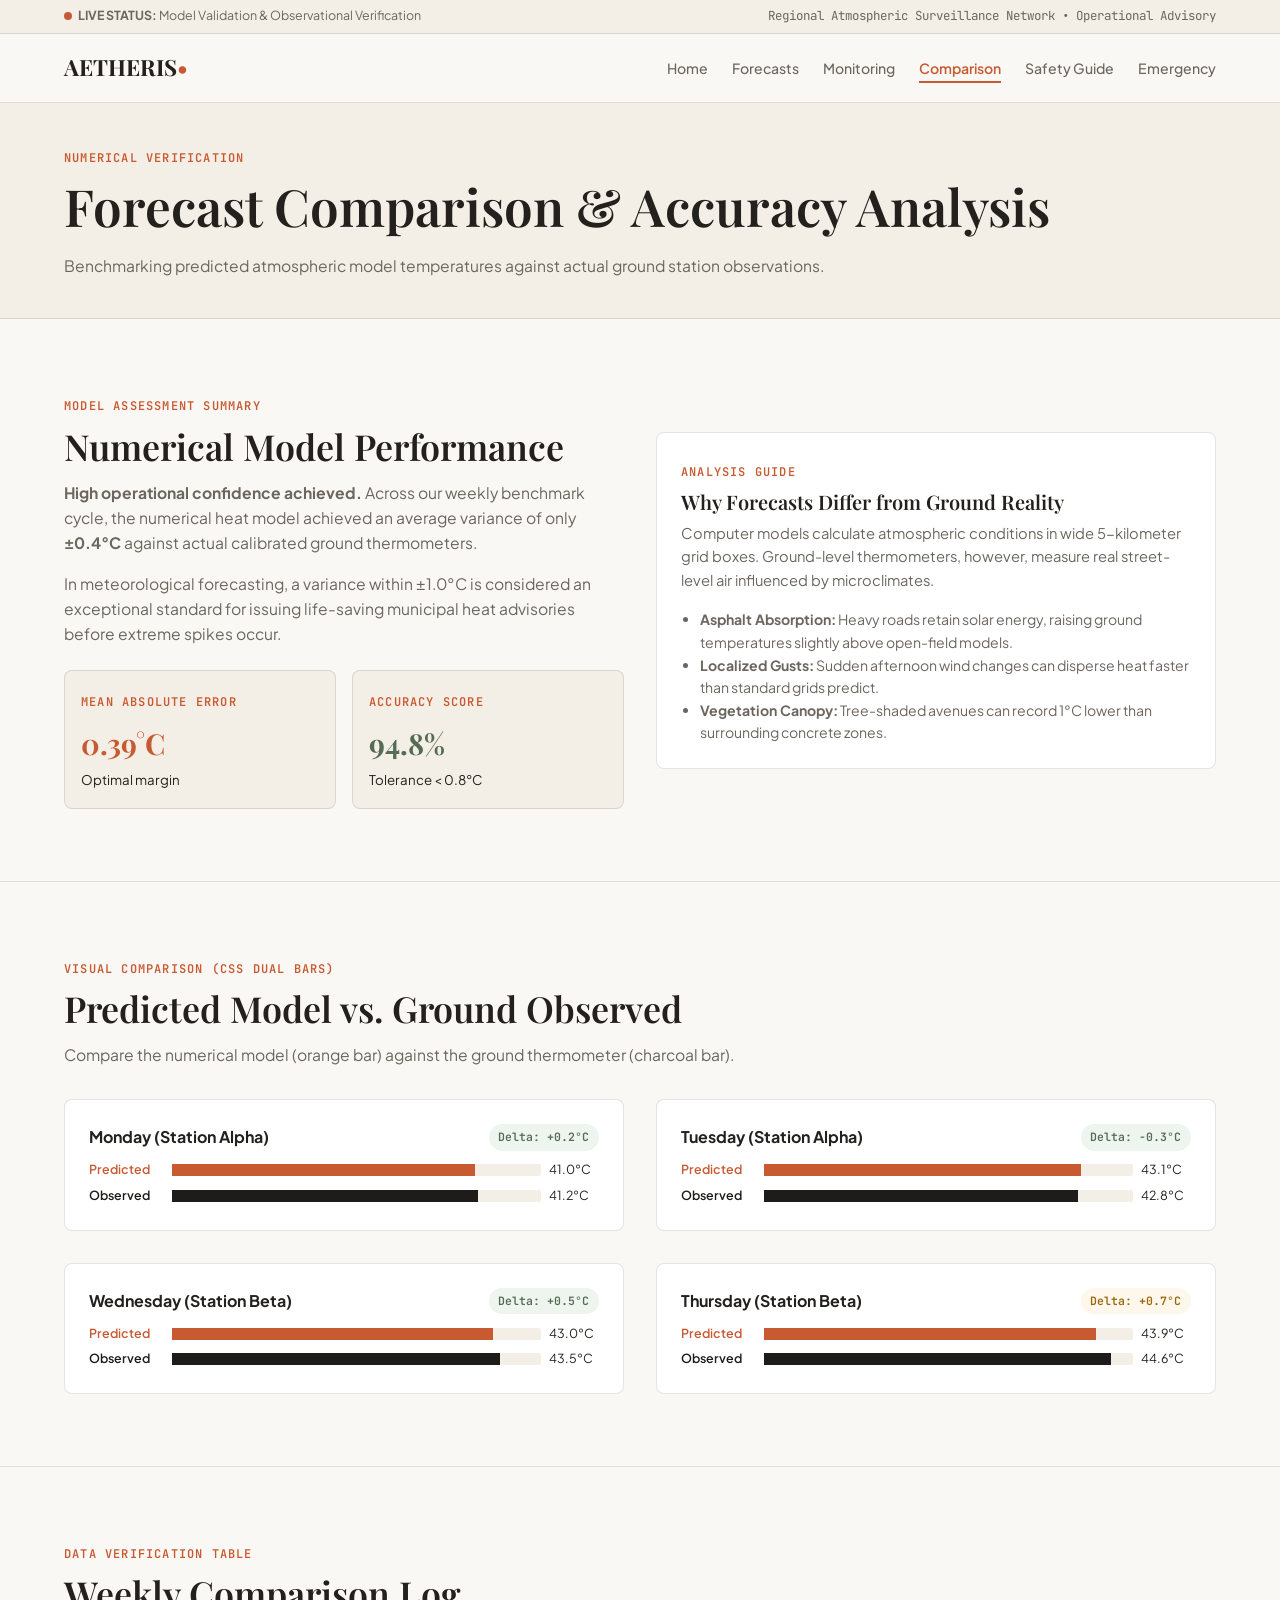
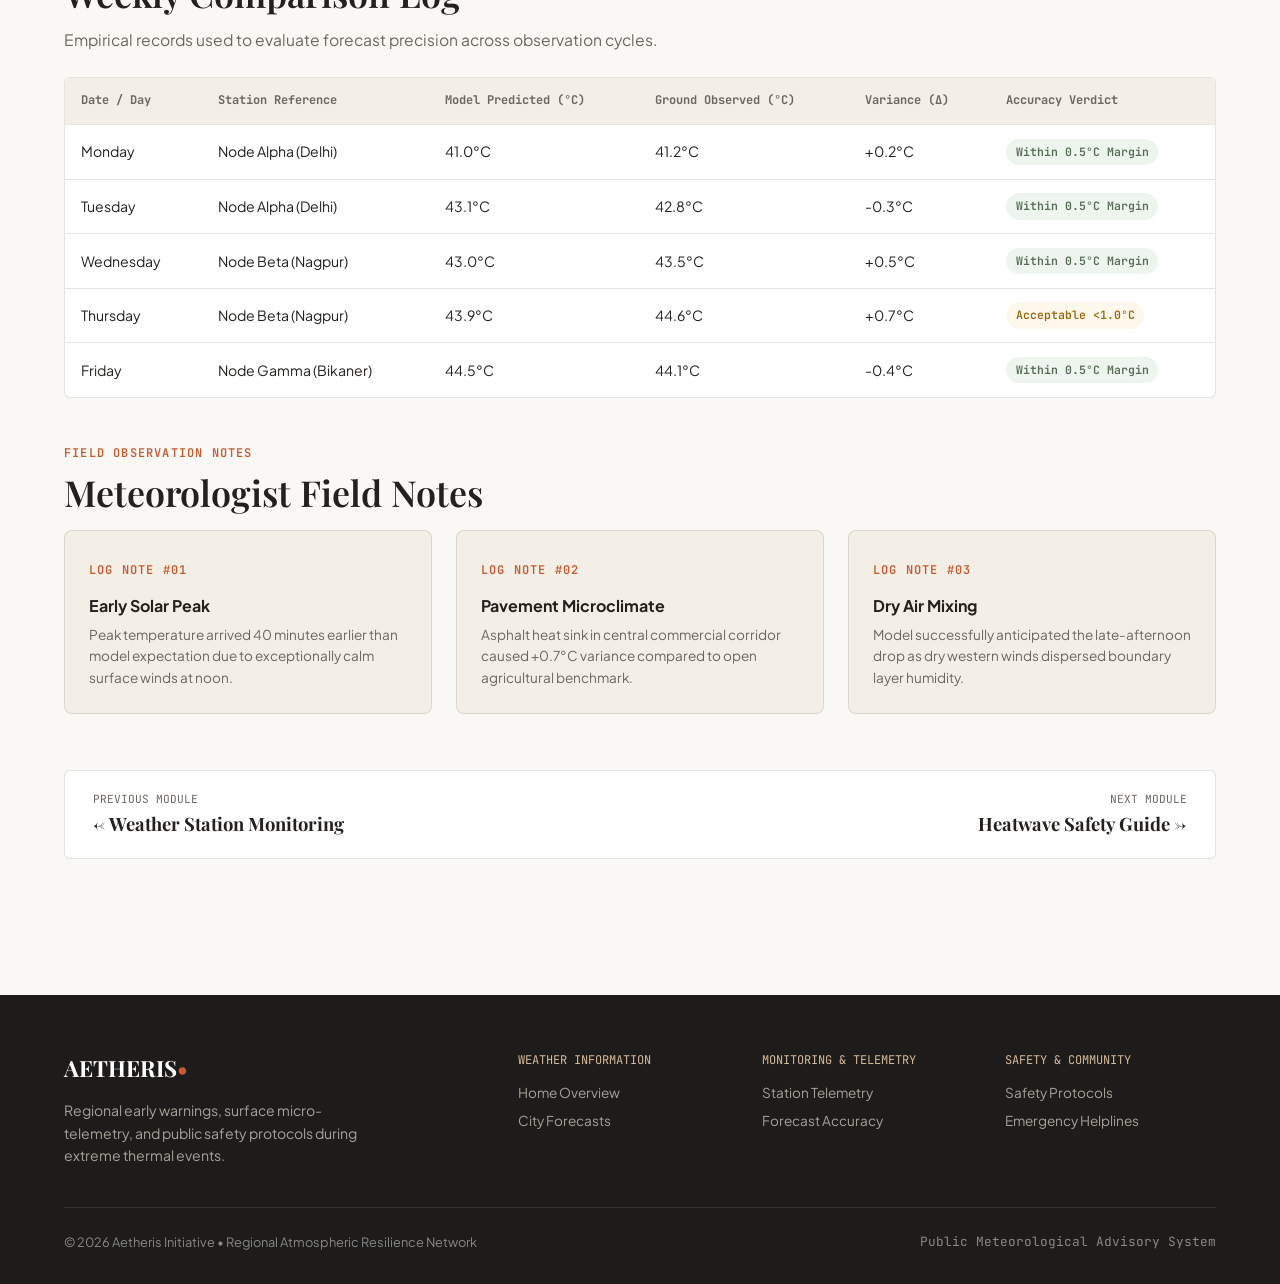
<file: comparison.html>
﻿<!DOCTYPE html>
<html lang="en">
<head>
  <meta charset="UTF-8">
  <meta name="viewport" content="width=device-width, initial-scale=1.0">
  <title>Aetheris | Forecast Comparison & Accuracy</title>
  <link rel="stylesheet" href="css/style.css">
  <link rel="preconnect" href="https://fonts.googleapis.com">
  <link rel="preconnect" href="https://fonts.gstatic.com" crossorigin>
  <link href="https://fonts.googleapis.com/css2?family=JetBrains+Mono:wght@400;600&family=Playfair+Display:ital,wght@0,500;0,600;0,700;1,400&family=Plus+Jakarta+Sans:wght@400;500;600;700&display=swap" rel="stylesheet">
</head>
<body>

  <!-- Top System Notice Bar -->
  <div class="top-notice">
    <div class="container notice-flex">
      <div><span class="pulse-dot"></span><strong>LIVE STATUS:</strong> Model Validation & Observational Verification</div>
      <div style="font-family: var(--font-mono);">Regional Atmospheric Surveillance Network • Operational Advisory</div>
    </div>
  </div>

  <!-- Shared Global Navigation -->
  <header class="navbar">
    <div class="container nav-flex">
      <a href="index.html" class="brand">AETHERIS<span>•</span></a>
      <button class="menu-btn" onclick="toggleMenu()" aria-label="Toggle Navigation">☰ Menu</button>
      <ul class="nav-menu" id="navMenu">
        <li><a href="index.html">Home</a></li>
        <li><a href="forecasts.html">Forecasts</a></li>
        <li><a href="monitoring.html">Monitoring</a></li>
        <li><a href="comparison.html" class="active">Comparison</a></li>
        <li><a href="safety.html">Safety Guide</a></li>
        <li><a href="emergency.html">Emergency</a></li>
      </ul>
    </div>
  </header>

  <!-- Page Header -->
  <section class="py-3" style="border-bottom: 1px solid var(--border); background: var(--surface-alt);">
    <div class="container">
      <span class="mono-tag">NUMERICAL VERIFICATION</span>
      <h1>Forecast Comparison & Accuracy Analysis</h1>
      <p>Benchmarking predicted atmospheric model temperatures against actual ground station observations.</p>
    </div>
  </section>

  <!-- 1. Accuracy Summary Card & Plain English Explanation -->
  <section class="py-5" style="border-bottom: 1px solid var(--border);">
    <div class="container">
      <div class="grid-2" style="align-items: center;">
        <div>
          <span class="mono-tag">MODEL ASSESSMENT SUMMARY</span>
          <h2>Numerical Model Performance</h2>
          <p style="margin-bottom: 1rem;">
            <strong>High operational confidence achieved.</strong> Across our weekly benchmark cycle, the numerical heat model achieved an average variance of only <strong>±0.4°C</strong> against actual calibrated ground thermometers.
          </p>
          <p>
            In meteorological forecasting, a variance within ±1.0°C is considered an exceptional standard for issuing life-saving municipal heat advisories before extreme spikes occur.
          </p>
          <div style="margin-top: 1.5rem; display: flex; gap: 1rem;">
            <div class="card card-highlight" style="padding: 1rem; flex: 1;">
              <span class="mono-tag">MEAN ABSOLUTE ERROR</span>
              <div style="font-family: var(--font-serif); font-size: 1.8rem; font-weight: 700; color: var(--terracotta);">0.39°C</div>
              <small>Optimal margin</small>
            </div>
            <div class="card card-highlight" style="padding: 1rem; flex: 1;">
              <span class="mono-tag">ACCURACY SCORE</span>
              <div style="font-family: var(--font-serif); font-size: 1.8rem; font-weight: 700; color: var(--olive);">94.8%</div>
              <small>Tolerance &lt; 0.8°C</small>
            </div>
          </div>
        </div>

        <div class="card">
          <span class="mono-tag">ANALYSIS GUIDE</span>
          <h3>Why Forecasts Differ from Ground Reality</h3>
          <p style="font-size: 0.92rem; margin-bottom: 1rem;">
            Computer models calculate atmospheric conditions in wide 5-kilometer grid boxes. Ground-level thermometers, however, measure real street-level air influenced by microclimates.
          </p>
          <ul style="padding-left: 1.2rem; font-size: 0.88rem; color: var(--text-muted); line-height: 1.6;">
            <li><strong>Asphalt Absorption:</strong> Heavy roads retain solar energy, raising ground temperatures slightly above open-field models.</li>
            <li><strong>Localized Gusts:</strong> Sudden afternoon wind changes can disperse heat faster than standard grids predict.</li>
            <li><strong>Vegetation Canopy:</strong> Tree-shaded avenues can record 1°C lower than surrounding concrete zones.</li>
          </ul>
        </div>
      </div>
    </div>
  </section>

  <!-- 2. Side-by-Side Visual Comparison using Pure CSS Bars -->
  <section class="py-5" style="border-bottom: 1px solid var(--border);">
    <div class="container">
      <span class="mono-tag">VISUAL COMPARISON (CSS DUAL BARS)</span>
      <h2>Predicted Model vs. Ground Observed</h2>
      <p style="margin-bottom: 2rem;">Compare the numerical model (orange bar) against the ground thermometer (charcoal bar).</p>

      <div class="grid-2">
        <!-- Day 1 -->
        <div class="card">
          <div style="display: flex; justify-content: space-between; margin-bottom: 0.6rem;">
            <strong>Monday (Station Alpha)</strong>
            <span class="badge badge-green">Delta: +0.2°C</span>
          </div>
          <div class="dual-bar-wrap">
            <div class="dual-bar-line">
              <span style="color: var(--terracotta); font-weight: 600;">Predicted</span>
              <div class="track-pred"><div class="fill-pred" style="width: 82%;"></div></div>
              <span>41.0°C</span>
            </div>
            <div class="dual-bar-line">
              <span style="color: var(--charcoal); font-weight: 600;">Observed</span>
              <div class="track-pred"><div class="fill-obs" style="width: 83%;"></div></div>
              <span>41.2°C</span>
            </div>
          </div>
        </div>

        <!-- Day 2 -->
        <div class="card">
          <div style="display: flex; justify-content: space-between; margin-bottom: 0.6rem;">
            <strong>Tuesday (Station Alpha)</strong>
            <span class="badge badge-green">Delta: -0.3°C</span>
          </div>
          <div class="dual-bar-wrap">
            <div class="dual-bar-line">
              <span style="color: var(--terracotta); font-weight: 600;">Predicted</span>
              <div class="track-pred"><div class="fill-pred" style="width: 86%;"></div></div>
              <span>43.1°C</span>
            </div>
            <div class="dual-bar-line">
              <span style="color: var(--charcoal); font-weight: 600;">Observed</span>
              <div class="track-pred"><div class="fill-obs" style="width: 85%;"></div></div>
              <span>42.8°C</span>
            </div>
          </div>
        </div>

        <!-- Day 3 -->
        <div class="card">
          <div style="display: flex; justify-content: space-between; margin-bottom: 0.6rem;">
            <strong>Wednesday (Station Beta)</strong>
            <span class="badge badge-green">Delta: +0.5°C</span>
          </div>
          <div class="dual-bar-wrap">
            <div class="dual-bar-line">
              <span style="color: var(--terracotta); font-weight: 600;">Predicted</span>
              <div class="track-pred"><div class="fill-pred" style="width: 87%;"></div></div>
              <span>43.0°C</span>
            </div>
            <div class="dual-bar-line">
              <span style="color: var(--charcoal); font-weight: 600;">Observed</span>
              <div class="track-pred"><div class="fill-obs" style="width: 89%;"></div></div>
              <span>43.5°C</span>
            </div>
          </div>
        </div>

        <!-- Day 4 -->
        <div class="card">
          <div style="display: flex; justify-content: space-between; margin-bottom: 0.6rem;">
            <strong>Thursday (Station Beta)</strong>
            <span class="badge badge-yellow">Delta: +0.7°C</span>
          </div>
          <div class="dual-bar-wrap">
            <div class="dual-bar-line">
              <span style="color: var(--terracotta); font-weight: 600;">Predicted</span>
              <div class="track-pred"><div class="fill-pred" style="width: 90%;"></div></div>
              <span>43.9°C</span>
            </div>
            <div class="dual-bar-line">
              <span style="color: var(--charcoal); font-weight: 600;">Observed</span>
              <div class="track-pred"><div class="fill-obs" style="width: 94%;"></div></div>
              <span>44.6°C</span>
            </div>
          </div>
        </div>
      </div>
    </div>
  </section>

  <!-- 3. Comparison Table & Field Observations -->
  <section class="py-5">
    <div class="container">
      <span class="mono-tag">DATA VERIFICATION TABLE</span>
      <h2>Weekly Comparison Log</h2>
      <p style="margin-bottom: 1.5rem;">Empirical records used to evaluate forecast precision across observation cycles.</p>

      <div class="table-wrap" style="margin-bottom: 2.5rem;">
        <table>
          <thead>
            <tr>
              <th>Date / Day</th>
              <th>Station Reference</th>
              <th>Model Predicted (°C)</th>
              <th>Ground Observed (°C)</th>
              <th>Variance (Δ)</th>
              <th>Accuracy Verdict</th>
            </tr>
          </thead>
          <tbody>
            <tr>
              <td>Monday</td>
              <td>Node Alpha (Delhi)</td>
              <td>41.0°C</td>
              <td>41.2°C</td>
              <td>+0.2°C</td>
              <td><span class="badge badge-green">Within 0.5°C Margin</span></td>
            </tr>
            <tr>
              <td>Tuesday</td>
              <td>Node Alpha (Delhi)</td>
              <td>43.1°C</td>
              <td>42.8°C</td>
              <td>-0.3°C</td>
              <td><span class="badge badge-green">Within 0.5°C Margin</span></td>
            </tr>
            <tr>
              <td>Wednesday</td>
              <td>Node Beta (Nagpur)</td>
              <td>43.0°C</td>
              <td>43.5°C</td>
              <td>+0.5°C</td>
              <td><span class="badge badge-green">Within 0.5°C Margin</span></td>
            </tr>
            <tr>
              <td>Thursday</td>
              <td>Node Beta (Nagpur)</td>
              <td>43.9°C</td>
              <td>44.6°C</td>
              <td>+0.7°C</td>
              <td><span class="badge badge-yellow">Acceptable &lt;1.0°C</span></td>
            </tr>
            <tr>
              <td>Friday</td>
              <td>Node Gamma (Bikaner)</td>
              <td>44.5°C</td>
              <td>44.1°C</td>
              <td>-0.4°C</td>
              <td><span class="badge badge-green">Within 0.5°C Margin</span></td>
            </tr>
          </tbody>
        </table>
      </div>

      <!-- Field Observations -->
      <span class="mono-tag">FIELD OBSERVATION NOTES</span>
      <h2>Meteorologist Field Notes</h2>
      <div class="grid-3" style="margin-top: 1rem;">
        <div class="card card-highlight">
          <small class="mono-tag">LOG NOTE #01</small>
          <h4 style="margin: 0.3rem 0;">Early Solar Peak</h4>
          <p style="font-size: 0.85rem;">Peak temperature arrived 40 minutes earlier than model expectation due to exceptionally calm surface winds at noon.</p>
        </div>
        <div class="card card-highlight">
          <small class="mono-tag">LOG NOTE #02</small>
          <h4 style="margin: 0.3rem 0;">Pavement Microclimate</h4>
          <p style="font-size: 0.85rem;">Asphalt heat sink in central commercial corridor caused +0.7°C variance compared to open agricultural benchmark.</p>
        </div>
        <div class="card card-highlight">
          <small class="mono-tag">LOG NOTE #03</small>
          <h4 style="margin: 0.3rem 0;">Dry Air Mixing</h4>
          <p style="font-size: 0.85rem;">Model successfully anticipated the late-afternoon drop as dry western winds dispersed boundary layer humidity.</p>
        </div>
      </div>

      <!-- Navigation Step Bar -->
      <div class="journey-bar">
        <a href="monitoring.html" class="journey-link">
          <span>Previous Module</span>
          <strong>← Weather Station Monitoring</strong>
        </a>
        <a href="safety.html" class="journey-link" style="text-align: right;">
          <span>Next Module</span>
          <strong>Heatwave Safety Guide →</strong>
        </a>
      </div>
    </div>
  </section>

  <!-- Global Shared Footer -->
  <footer>
    <div class="container">
      <div class="footer-grid">
        <div>
          <div class="brand" style="color: #FFF; margin-bottom: 0.75rem;">AETHERIS<span>•</span></div>
          <p style="color: #A8A199; font-size: 0.88rem; max-width: 32ch;">
            Regional early warnings, surface micro-telemetry, and public safety protocols during extreme thermal events.
          </p>
        </div>
        <div>
          <div class="footer-title">Weather Information</div>
          <ul class="footer-links">
            <li><a href="index.html">Home Overview</a></li>
            <li><a href="forecasts.html">City Forecasts</a></li>
          </ul>
        </div>
        <div>
          <div class="footer-title">Monitoring & Telemetry</div>
          <ul class="footer-links">
            <li><a href="monitoring.html">Station Telemetry</a></li>
            <li><a href="comparison.html">Forecast Accuracy</a></li>
          </ul>
        </div>
        <div>
          <div class="footer-title">Safety & Community</div>
          <ul class="footer-links">
            <li><a href="safety.html">Safety Protocols</a></li>
            <li><a href="emergency.html">Emergency Helplines</a></li>
          </ul>
        </div>
      </div>
      <div class="footer-sub">
        <div>© 2026 Aetheris Initiative • Regional Atmospheric Resilience Network</div>
        <div style="font-family: var(--font-mono);">Public Meteorological Advisory System</div>
      </div>
    </div>
  </footer>

  <script src="js/script.js"></script>
</body>
</html>
</file>
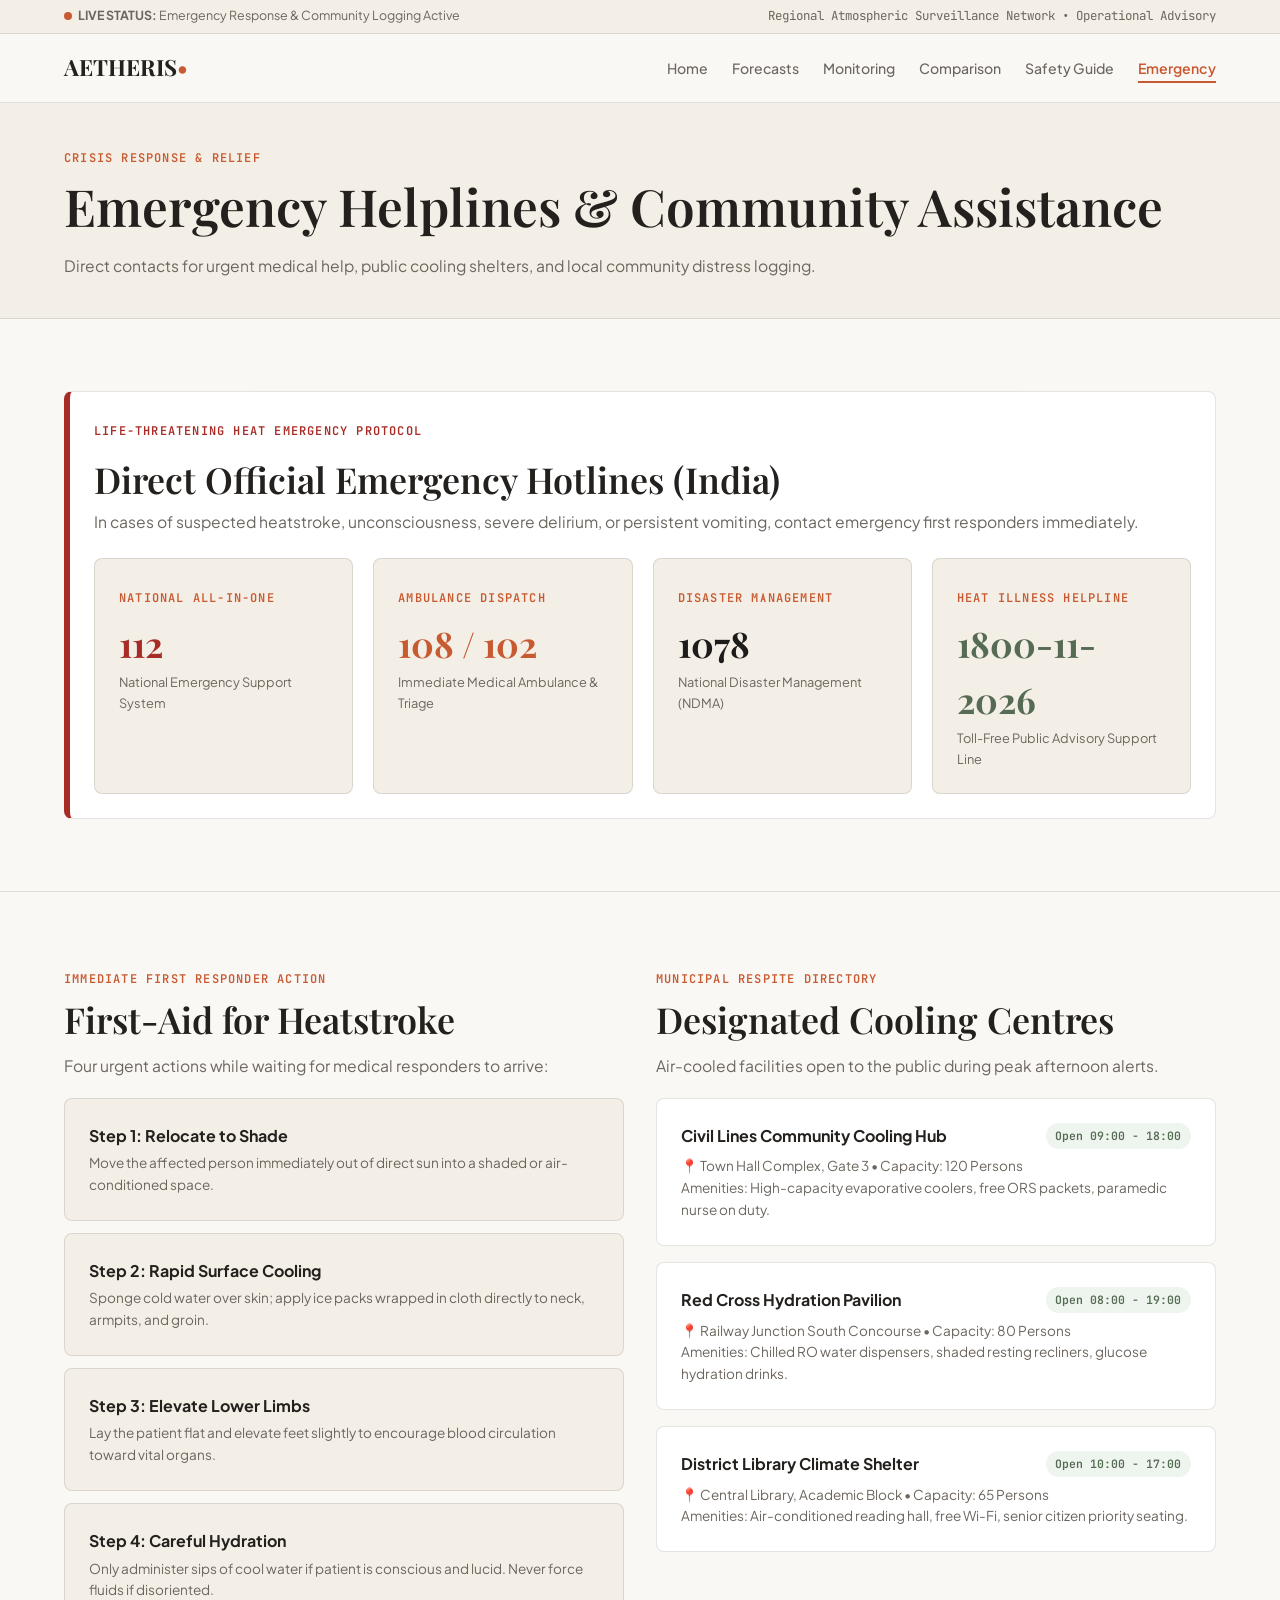
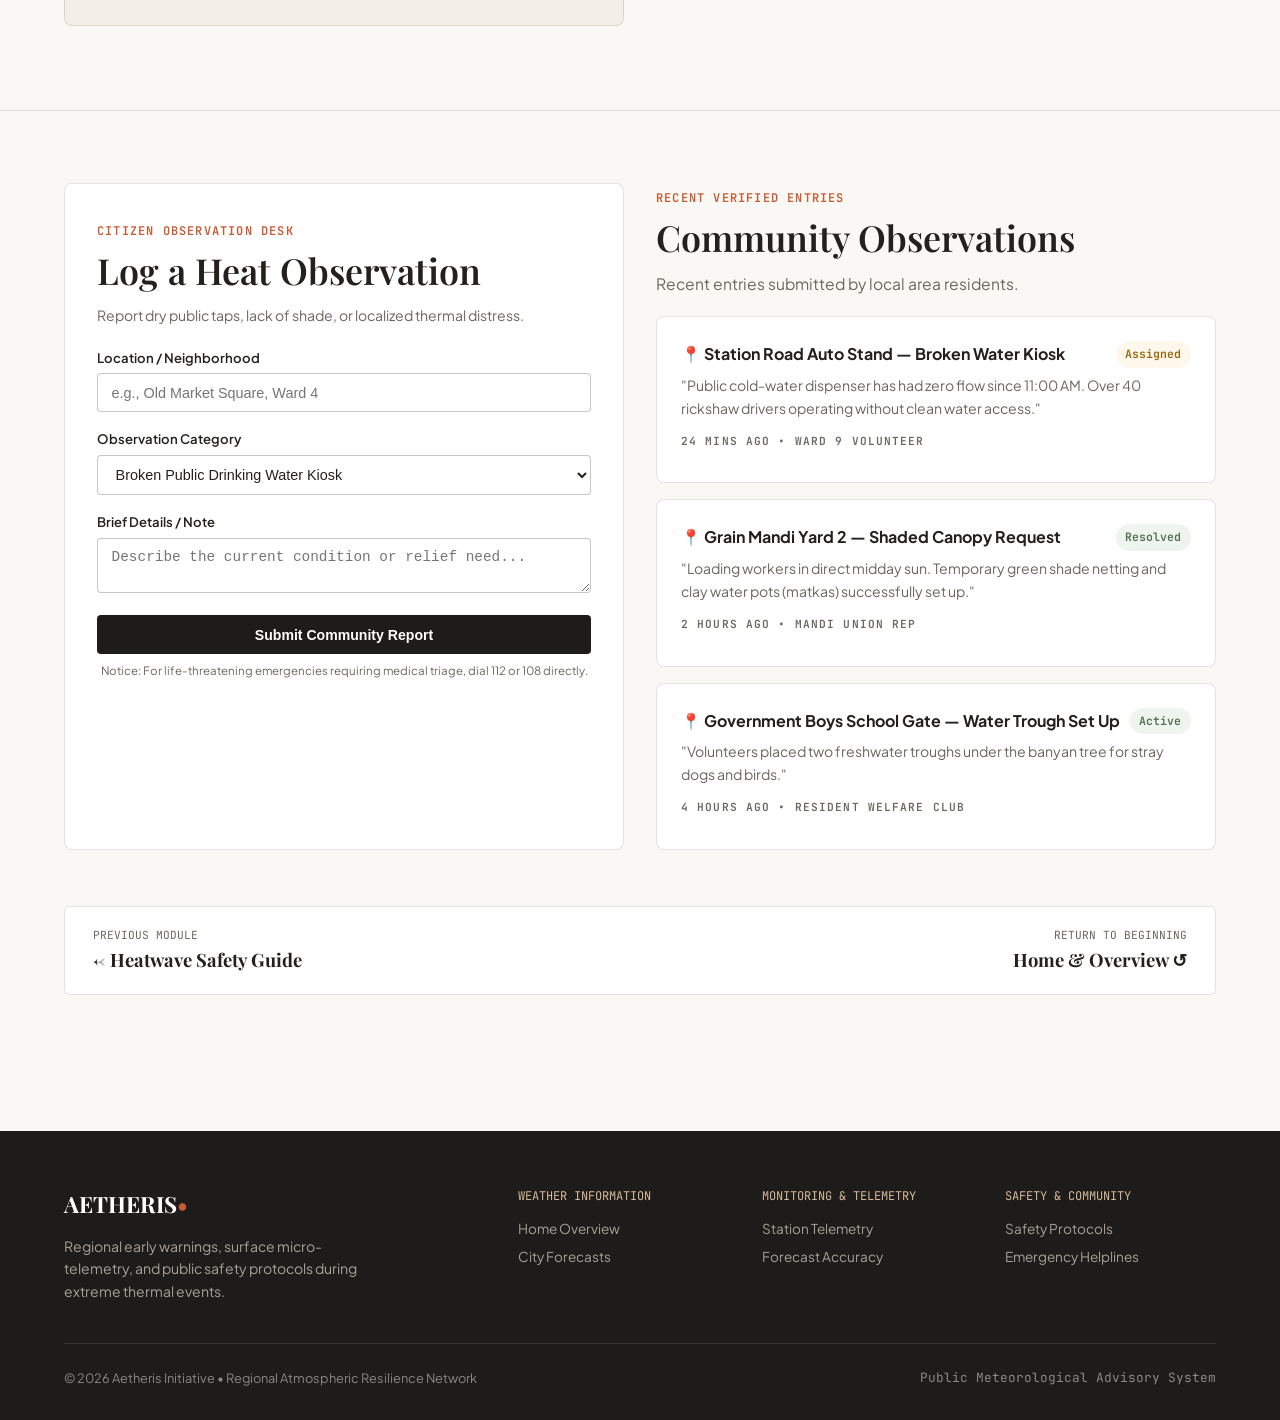
<file: emergency.html>
﻿<!DOCTYPE html>
<html lang="en">
<head>
  <meta charset="UTF-8">
  <meta name="viewport" content="width=device-width, initial-scale=1.0">
  <title>Aetheris | Emergency & Community Assistance</title>
  <link rel="stylesheet" href="css/style.css">
  <link rel="preconnect" href="https://fonts.googleapis.com">
  <link rel="preconnect" href="https://fonts.gstatic.com" crossorigin>
  <link href="https://fonts.googleapis.com/css2?family=JetBrains+Mono:wght@400;600&family=Playfair+Display:ital,wght@0,500;0,600;0,700;1,400&family=Plus+Jakarta+Sans:wght@400;500;600;700&display=swap" rel="stylesheet">
</head>
<body>

  <!-- Top System Notice Bar -->
  <div class="top-notice">
    <div class="container notice-flex">
      <div><span class="pulse-dot"></span><strong>LIVE STATUS:</strong> Emergency Response & Community Logging Active</div>
      <div style="font-family: var(--font-mono);">Regional Atmospheric Surveillance Network • Operational Advisory</div>
    </div>
  </div>

  <!-- Shared Global Navigation -->
  <header class="navbar">
    <div class="container nav-flex">
      <a href="index.html" class="brand">AETHERIS<span>•</span></a>
      <button class="menu-btn" onclick="toggleMenu()" aria-label="Toggle Navigation">☰ Menu</button>
      <ul class="nav-menu" id="navMenu">
        <li><a href="index.html">Home</a></li>
        <li><a href="forecasts.html">Forecasts</a></li>
        <li><a href="monitoring.html">Monitoring</a></li>
        <li><a href="comparison.html">Comparison</a></li>
        <li><a href="safety.html">Safety Guide</a></li>
        <li><a href="emergency.html" class="active">Emergency</a></li>
      </ul>
    </div>
  </header>

  <!-- Page Header -->
  <section class="py-3" style="border-bottom: 1px solid var(--border); background: var(--surface-alt);">
    <div class="container">
      <span class="mono-tag">CRISIS RESPONSE & RELIEF</span>
      <h1>Emergency Helplines & Community Assistance</h1>
      <p>Direct contacts for urgent medical help, public cooling shelters, and local community distress logging.</p>
    </div>
  </section>

  <!-- 1. Prominent Emergency Information Section (India Helplines) -->
  <section class="py-5" style="border-bottom: 1px solid var(--border);">
    <div class="container">
      <div class="card" style="border-left: 6px solid var(--red); background: var(--surface);">
        <span class="mono-tag" style="color: var(--red);">LIFE-THREATENING HEAT EMERGENCY PROTOCOL</span>
        <h2 style="margin: 0.5rem 0;">Direct Official Emergency Hotlines (India)</h2>
        <p style="margin-bottom: 1.5rem;">
          In cases of suspected heatstroke, unconsciousness, severe delirium, or persistent vomiting, contact emergency first responders immediately.
        </p>

        <div class="grid-4">
          <div class="card card-highlight">
            <span class="mono-tag">NATIONAL ALL-IN-ONE</span>
            <div style="font-family: var(--font-serif); font-size: 2.2rem; font-weight: 700; color: var(--red);">112</div>
            <p style="font-size: 0.8rem;">National Emergency Support System</p>
          </div>

          <div class="card card-highlight">
            <span class="mono-tag">AMBULANCE DISPATCH</span>
            <div style="font-family: var(--font-serif); font-size: 2.2rem; font-weight: 700; color: var(--terracotta);">108 / 102</div>
            <p style="font-size: 0.8rem;">Immediate Medical Ambulance & Triage</p>
          </div>

          <div class="card card-highlight">
            <span class="mono-tag">DISASTER MANAGEMENT</span>
            <div style="font-family: var(--font-serif); font-size: 2.2rem; font-weight: 700; color: var(--charcoal);">1078</div>
            <p style="font-size: 0.8rem;">National Disaster Management (NDMA)</p>
          </div>

          <div class="card card-highlight">
            <span class="mono-tag">HEAT ILLNESS HELPLINE</span>
            <div style="font-family: var(--font-serif); font-size: 2.2rem; font-weight: 700; color: var(--olive);">1800-11-2026</div>
            <p style="font-size: 0.8rem;">Toll-Free Public Advisory Support Line</p>
          </div>
        </div>
      </div>
    </div>
  </section>

  <!-- 2. Simple First-Aid Guide & Cooling Centres -->
  <section class="py-5" style="border-bottom: 1px solid var(--border);">
    <div class="container">
      <div class="grid-2">
        <!-- First-Aid Guide -->
        <div>
          <span class="mono-tag">IMMEDIATE FIRST RESPONDER ACTION</span>
          <h2>First-Aid for Heatstroke</h2>
          <p style="margin-bottom: 1.25rem;">Four urgent actions while waiting for medical responders to arrive:</p>

          <div class="card card-highlight" style="margin-bottom: 0.75rem;">
            <strong>Step 1: Relocate to Shade</strong>
            <p style="font-size: 0.85rem; margin-top: 0.25rem;">Move the affected person immediately out of direct sun into a shaded or air-conditioned space.</p>
          </div>

          <div class="card card-highlight" style="margin-bottom: 0.75rem;">
            <strong>Step 2: Rapid Surface Cooling</strong>
            <p style="font-size: 0.85rem; margin-top: 0.25rem;">Sponge cold water over skin; apply ice packs wrapped in cloth directly to neck, armpits, and groin.</p>
          </div>

          <div class="card card-highlight" style="margin-bottom: 0.75rem;">
            <strong>Step 3: Elevate Lower Limbs</strong>
            <p style="font-size: 0.85rem; margin-top: 0.25rem;">Lay the patient flat and elevate feet slightly to encourage blood circulation toward vital organs.</p>
          </div>

          <div class="card card-highlight" style="margin-bottom: 0.75rem;">
            <strong>Step 4: Careful Hydration</strong>
            <p style="font-size: 0.85rem; margin-top: 0.25rem;">Only administer sips of cool water if patient is conscious and lucid. Never force fluids if disoriented.</p>
          </div>
        </div>

        <!-- Municipal Cooling Centres Directory -->
        <div>
          <span class="mono-tag">MUNICIPAL RESPITE DIRECTORY</span>
          <h2>Designated Cooling Centres</h2>
          <p style="margin-bottom: 1.25rem;">Air-cooled facilities open to the public during peak afternoon alerts.</p>

          <div class="card" style="margin-bottom: 1rem;">
            <div style="display: flex; justify-content: space-between; align-items: center;">
              <strong>Civil Lines Community Cooling Hub</strong>
              <span class="badge badge-green">Open 09:00 - 18:00</span>
            </div>
            <p style="font-size: 0.85rem; margin-top: 0.4rem;">
              📍 Town Hall Complex, Gate 3 • Capacity: 120 Persons<br>
              Amenities: High-capacity evaporative coolers, free ORS packets, paramedic nurse on duty.
            </p>
          </div>

          <div class="card" style="margin-bottom: 1rem;">
            <div style="display: flex; justify-content: space-between; align-items: center;">
              <strong>Red Cross Hydration Pavilion</strong>
              <span class="badge badge-green">Open 08:00 - 19:00</span>
            </div>
            <p style="font-size: 0.85rem; margin-top: 0.4rem;">
              📍 Railway Junction South Concourse • Capacity: 80 Persons<br>
              Amenities: Chilled RO water dispensers, shaded resting recliners, glucose hydration drinks.
            </p>
          </div>

          <div class="card">
            <div style="display: flex; justify-content: space-between; align-items: center;">
              <strong>District Library Climate Shelter</strong>
              <span class="badge badge-green">Open 10:00 - 17:00</span>
            </div>
            <p style="font-size: 0.85rem; margin-top: 0.4rem;">
              📍 Central Library, Academic Block • Capacity: 65 Persons<br>
              Amenities: Air-conditioned reading hall, free Wi-Fi, senior citizen priority seating.
            </p>
          </div>
        </div>
      </div>
    </div>
  </section>

  <!-- 3. Community Report Form & Example Reports Feed -->
  <section class="py-5">
    <div class="container">
      <div class="grid-2">
        <!-- Community Report Form -->
        <div class="form-box">
          <span class="mono-tag">CITIZEN OBSERVATION DESK</span>
          <h2>Log a Heat Observation</h2>
          <p style="font-size: 0.88rem; margin-bottom: 1.25rem;">
            Report dry public taps, lack of shade, or localized thermal distress.
          </p>

          <!-- Submission Confirmation Alert -->
          <div id="formSuccess" style="display: none; background: #EEF4EE; border: 1px solid var(--olive); color: var(--olive); padding: 0.75rem 1rem; border-radius: 4px; font-size: 0.85rem; margin-bottom: 1rem;">
            ✓ Thank you! Your community observation has been logged successfully and displayed below.
          </div>

          <form onsubmit="submitReport(event)">
            <div class="form-group">
              <label for="repLocation">Location / Neighborhood</label>
              <input type="text" id="repLocation" placeholder="e.g., Old Market Square, Ward 4" required>
            </div>

            <div class="form-group">
              <label for="repIssue">Observation Category</label>
              <select id="repIssue" required>
                <option value="Broken Water Kiosk">Broken Public Drinking Water Kiosk</option>
                <option value="Severe Asphalt Heat Island">Severe Asphalt Heat Island / No Shade</option>
                <option value="Stray Animals Need Water">Stray Animals in Need of Water Trough</option>
                <option value="Outdoor Worker Distress">Outdoor Workers Lacking Shaded Break Area</option>
                <option value="Other Heat Distress">Other Thermal Concern</option>
              </select>
            </div>

            <div class="form-group">
              <label for="repNote">Brief Details / Note</label>
              <textarea id="repNote" placeholder="Describe the current condition or relief need..." required></textarea>
            </div>

            <button type="submit" class="btn btn-dark" style="width: 100%;">
              Submit Community Report
            </button>
            <small style="display: block; margin-top: 0.5rem; font-size: 0.72rem; color: var(--text-muted); text-align: center;">
              Notice: For life-threatening emergencies requiring medical triage, dial 112 or 108 directly.
            </small>
          </form>
        </div>

        <!-- Feed of Example Community Reports -->
        <div>
          <span class="mono-tag">RECENT VERIFIED ENTRIES</span>
          <h2>Community Observations</h2>
          <p style="margin-bottom: 1.25rem;">Recent entries submitted by local area residents.</p>

          <div id="reportsList">
            <!-- Sample Report 1 -->
            <div class="card" style="margin-bottom: 1rem;">
              <div style="display: flex; justify-content: space-between;">
                <strong>📍 Station Road Auto Stand — Broken Water Kiosk</strong>
                <span class="badge badge-yellow">Assigned</span>
              </div>
              <p style="font-size: 0.88rem; margin: 0.4rem 0;">
                "Public cold-water dispenser has had zero flow since 11:00 AM. Over 40 rickshaw drivers operating without clean water access."
              </p>
              <small class="mono-tag" style="font-size: 0.7rem; color: var(--text-muted);">24 Mins Ago • Ward 9 Volunteer</small>
            </div>

            <!-- Sample Report 2 -->
            <div class="card" style="margin-bottom: 1rem;">
              <div style="display: flex; justify-content: space-between;">
                <strong>📍 Grain Mandi Yard 2 — Shaded Canopy Request</strong>
                <span class="badge badge-green">Resolved</span>
              </div>
              <p style="font-size: 0.88rem; margin: 0.4rem 0;">
                "Loading workers in direct midday sun. Temporary green shade netting and clay water pots (matkas) successfully set up."
              </p>
              <small class="mono-tag" style="font-size: 0.7rem; color: var(--text-muted);">2 Hours Ago • Mandi Union Rep</small>
            </div>

            <!-- Sample Report 3 -->
            <div class="card">
              <div style="display: flex; justify-content: space-between;">
                <strong>📍 Government Boys School Gate — Water Trough Set Up</strong>
                <span class="badge badge-green">Active</span>
              </div>
              <p style="font-size: 0.88rem; margin: 0.4rem 0;">
                "Volunteers placed two freshwater troughs under the banyan tree for stray dogs and birds."
              </p>
              <small class="mono-tag" style="font-size: 0.7rem; color: var(--text-muted);">4 Hours Ago • Resident Welfare Club</small>
            </div>
          </div>
        </div>
      </div>

      <!-- Navigation Step Bar -->
      <div class="journey-bar">
        <a href="safety.html" class="journey-link">
          <span>Previous Module</span>
          <strong>← Heatwave Safety Guide</strong>
        </a>
        <a href="index.html" class="journey-link" style="text-align: right;">
          <span>Return to Beginning</span>
          <strong>Home & Overview ↺</strong>
        </a>
      </div>
    </div>
  </section>

  <!-- Global Shared Footer -->
  <footer>
    <div class="container">
      <div class="footer-grid">
        <div>
          <div class="brand" style="color: #FFF; margin-bottom: 0.75rem;">AETHERIS<span>•</span></div>
          <p style="color: #A8A199; font-size: 0.88rem; max-width: 32ch;">
            Regional early warnings, surface micro-telemetry, and public safety protocols during extreme thermal events.
          </p>
        </div>
        <div>
          <div class="footer-title">Weather Information</div>
          <ul class="footer-links">
            <li><a href="index.html">Home Overview</a></li>
            <li><a href="forecasts.html">City Forecasts</a></li>
          </ul>
        </div>
        <div>
          <div class="footer-title">Monitoring & Telemetry</div>
          <ul class="footer-links">
            <li><a href="monitoring.html">Station Telemetry</a></li>
            <li><a href="comparison.html">Forecast Accuracy</a></li>
          </ul>
        </div>
        <div>
          <div class="footer-title">Safety & Community</div>
          <ul class="footer-links">
            <li><a href="safety.html">Safety Protocols</a></li>
            <li><a href="emergency.html">Emergency Helplines</a></li>
          </ul>
        </div>
      </div>
      <div class="footer-sub">
        <div>© 2026 Aetheris Initiative • Regional Atmospheric Resilience Network</div>
        <div style="font-family: var(--font-mono);">Public Meteorological Advisory System</div>
      </div>
    </div>
  </footer>

  <script src="js/script.js"></script>
</body>
</html>
</file>
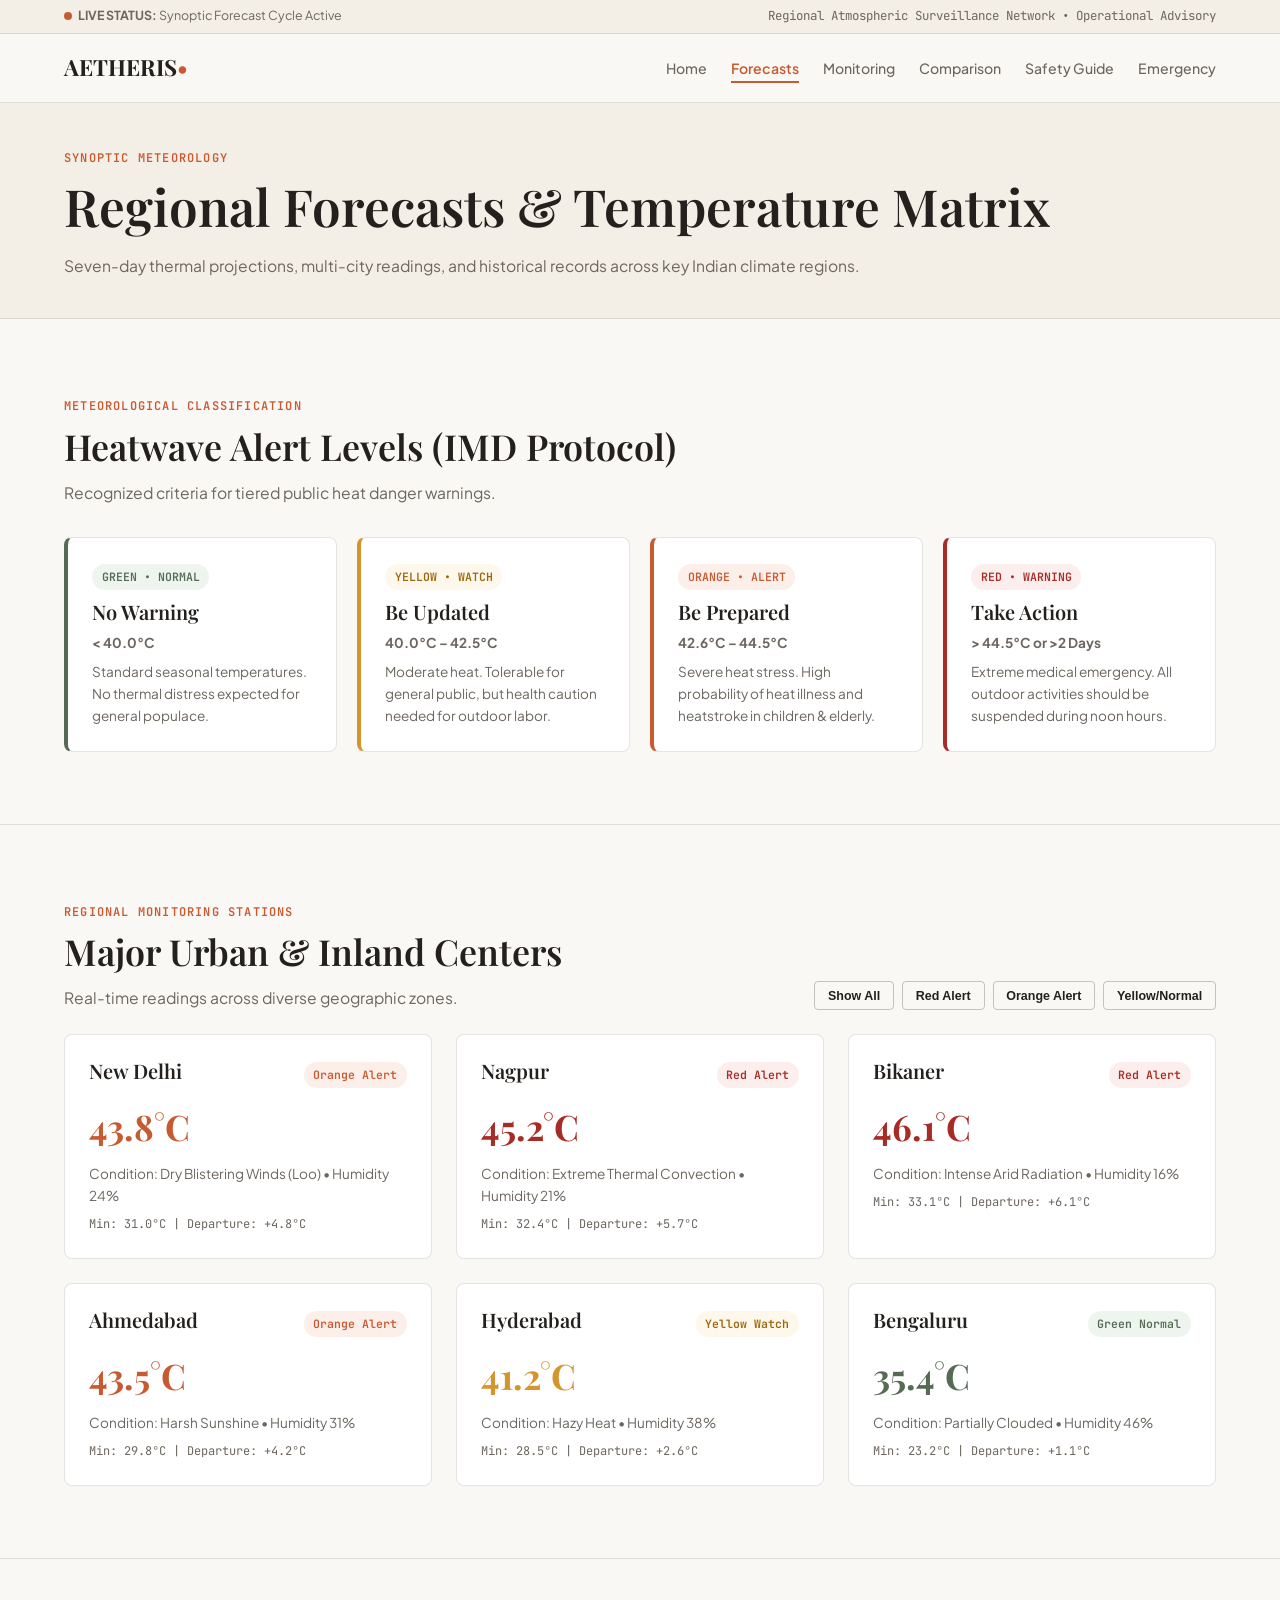
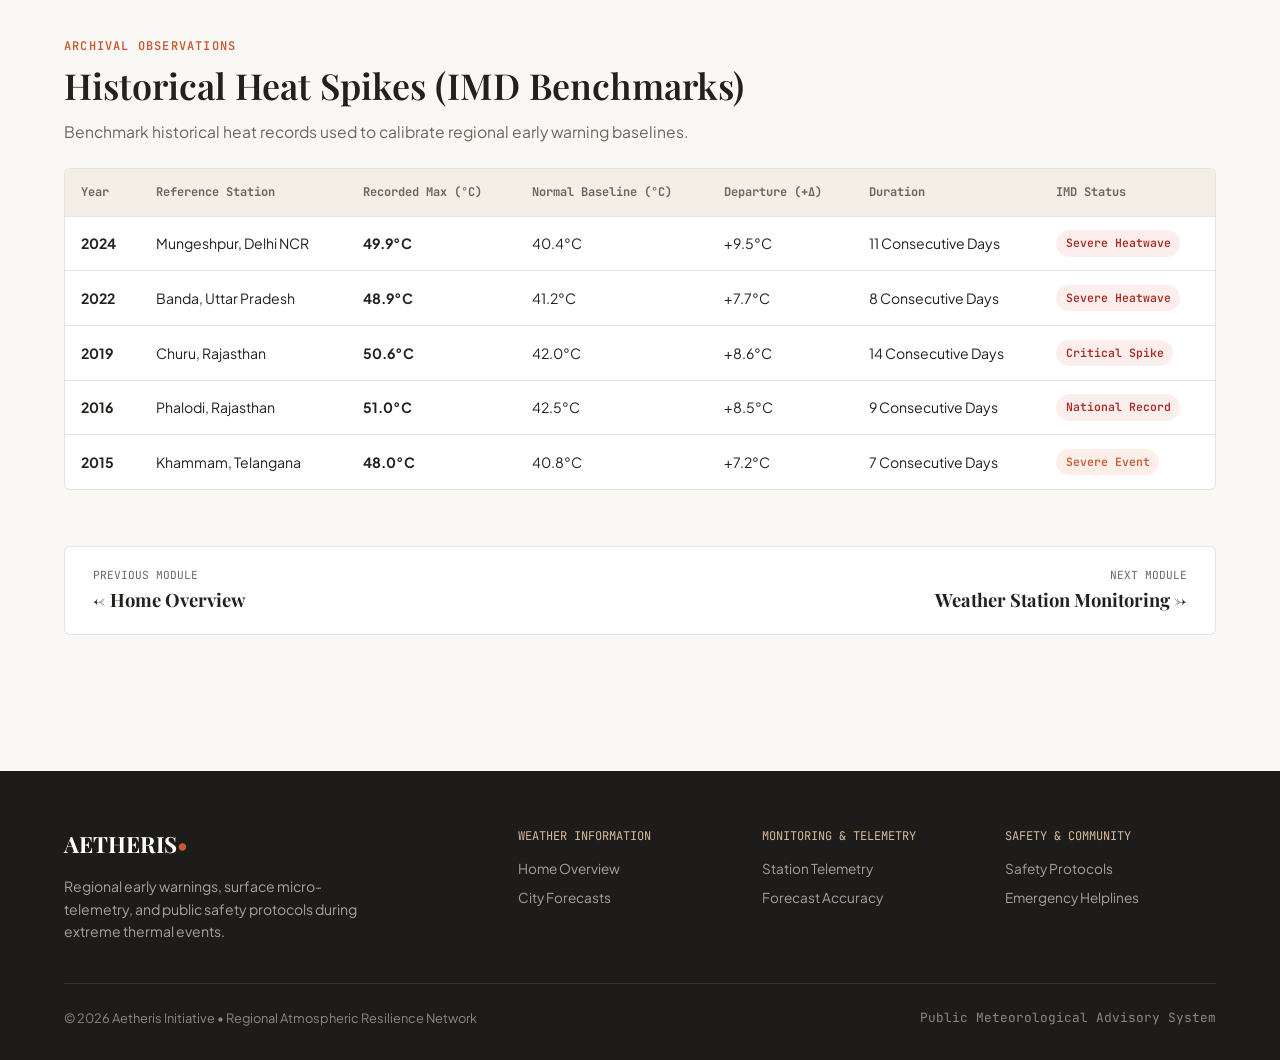
<file: forecasts.html>
﻿<!DOCTYPE html>
<html lang="en">
<head>
  <meta charset="UTF-8">
  <meta name="viewport" content="width=device-width, initial-scale=1.0">
  <title>Aetheris | Weather & 7-Day Forecasts</title>
  <link rel="stylesheet" href="css/style.css">
  <link rel="preconnect" href="https://fonts.googleapis.com">
  <link rel="preconnect" href="https://fonts.gstatic.com" crossorigin>
  <link href="https://fonts.googleapis.com/css2?family=JetBrains+Mono:wght@400;600&family=Playfair+Display:ital,wght@0,500;0,600;0,700;1,400&family=Plus+Jakarta+Sans:wght@400;500;600;700&display=swap" rel="stylesheet">
</head>
<body>

  <!-- Top System Notice Bar -->
  <div class="top-notice">
    <div class="container notice-flex">
      <div><span class="pulse-dot"></span><strong>LIVE STATUS:</strong> Synoptic Forecast Cycle Active</div>
      <div style="font-family: var(--font-mono);">Regional Atmospheric Surveillance Network • Operational Advisory</div>
    </div>
  </div>

  <!-- Shared Global Navigation -->
  <header class="navbar">
    <div class="container nav-flex">
      <a href="index.html" class="brand">AETHERIS<span>•</span></a>
      <button class="menu-btn" onclick="toggleMenu()" aria-label="Toggle Navigation">☰ Menu</button>
      <ul class="nav-menu" id="navMenu">
        <li><a href="index.html">Home</a></li>
        <li><a href="forecasts.html" class="active">Forecasts</a></li>
        <li><a href="monitoring.html">Monitoring</a></li>
        <li><a href="comparison.html">Comparison</a></li>
        <li><a href="safety.html">Safety Guide</a></li>
        <li><a href="emergency.html">Emergency</a></li>
      </ul>
    </div>
  </header>

  <!-- Page Header -->
  <section class="py-3" style="border-bottom: 1px solid var(--border); background: var(--surface-alt);">
    <div class="container">
      <span class="mono-tag">SYNOPTIC METEOROLOGY</span>
      <h1>Regional Forecasts & Temperature Matrix</h1>
      <p>Seven-day thermal projections, multi-city readings, and historical records across key Indian climate regions.</p>
    </div>
  </section>

  <!-- 1. Color-Coded Risk Legend & Warning Level Explanation -->
  <section class="py-5" style="border-bottom: 1px solid var(--border);">
    <div class="container">
      <span class="mono-tag">METEOROLOGICAL CLASSIFICATION</span>
      <h2>Heatwave Alert Levels (IMD Protocol)</h2>
      <p style="margin-bottom: 2rem;">Recognized criteria for tiered public heat danger warnings.</p>

      <div class="grid-4">
        <div class="card" style="border-left: 4px solid var(--olive);">
          <span class="badge badge-green">GREEN • NORMAL</span>
          <h3 style="margin-top: 0.6rem;">No Warning</h3>
          <p style="font-size: 0.85rem; margin-bottom: 0.5rem;"><strong>&lt; 40.0°C</strong></p>
          <p style="font-size: 0.85rem;">Standard seasonal temperatures. No thermal distress expected for general populace.</p>
        </div>

        <div class="card" style="border-left: 4px solid var(--amber);">
          <span class="badge badge-yellow">YELLOW • WATCH</span>
          <h3 style="margin-top: 0.6rem;">Be Updated</h3>
          <p style="font-size: 0.85rem; margin-bottom: 0.5rem;"><strong>40.0°C – 42.5°C</strong></p>
          <p style="font-size: 0.85rem;">Moderate heat. Tolerable for general public, but health caution needed for outdoor labor.</p>
        </div>

        <div class="card" style="border-left: 4px solid var(--terracotta);">
          <span class="badge badge-orange">ORANGE • ALERT</span>
          <h3 style="margin-top: 0.6rem;">Be Prepared</h3>
          <p style="font-size: 0.85rem; margin-bottom: 0.5rem;"><strong>42.6°C – 44.5°C</strong></p>
          <p style="font-size: 0.85rem;">Severe heat stress. High probability of heat illness and heatstroke in children & elderly.</p>
        </div>

        <div class="card" style="border-left: 4px solid var(--red);">
          <span class="badge badge-red">RED • WARNING</span>
          <h3 style="margin-top: 0.6rem;">Take Action</h3>
          <p style="font-size: 0.85rem; margin-bottom: 0.5rem;"><strong>&gt; 44.5°C or >2 Days</strong></p>
          <p style="font-size: 0.85rem;">Extreme medical emergency. All outdoor activities should be suspended during noon hours.</p>
        </div>
      </div>
    </div>
  </section>

  <!-- 2. Selected Cities Temperature Cards -->
  <section class="py-5" style="border-bottom: 1px solid var(--border);">
    <div class="container">
      <div style="display: flex; justify-content: space-between; align-items: flex-end; flex-wrap: wrap; gap: 1rem; margin-bottom: 1.5rem;">
        <div>
          <span class="mono-tag">REGIONAL MONITORING STATIONS</span>
          <h2>Major Urban & Inland Centers</h2>
          <p>Real-time readings across diverse geographic zones.</p>
        </div>
        <div style="display: flex; gap: 0.5rem; flex-wrap: wrap;">
          <button class="btn btn-outline" style="padding: 0.4rem 0.8rem; font-size: 0.78rem;" onclick="filterCities('all')">Show All</button>
          <button class="btn btn-outline" style="padding: 0.4rem 0.8rem; font-size: 0.78rem;" onclick="filterCities('red')">Red Alert</button>
          <button class="btn btn-outline" style="padding: 0.4rem 0.8rem; font-size: 0.78rem;" onclick="filterCities('orange')">Orange Alert</button>
          <button class="btn btn-outline" style="padding: 0.4rem 0.8rem; font-size: 0.78rem;" onclick="filterCities('yellow')">Yellow/Normal</button>
        </div>
      </div>

      <div class="grid-3">
        <!-- City 1 -->
        <div class="card city-card" data-risk="orange">
          <div style="display: flex; justify-content: space-between; align-items: center; margin-bottom: 0.5rem;">
            <h3>New Delhi</h3>
            <span class="badge badge-orange">Orange Alert</span>
          </div>
          <div style="font-family: var(--font-serif); font-size: 2.2rem; font-weight: 700; color: var(--terracotta);">43.8°C</div>
          <p style="font-size: 0.85rem; margin: 0.5rem 0;">Condition: Dry Blistering Winds (Loo) • Humidity 24%</p>
          <div style="font-family: var(--font-mono); font-size: 0.75rem; color: var(--text-muted);">Min: 31.0°C | Departure: +4.8°C</div>
        </div>

        <!-- City 2 -->
        <div class="card city-card" data-risk="red">
          <div style="display: flex; justify-content: space-between; align-items: center; margin-bottom: 0.5rem;">
            <h3>Nagpur</h3>
            <span class="badge badge-red">Red Alert</span>
          </div>
          <div style="font-family: var(--font-serif); font-size: 2.2rem; font-weight: 700; color: var(--red);">45.2°C</div>
          <p style="font-size: 0.85rem; margin: 0.5rem 0;">Condition: Extreme Thermal Convection • Humidity 21%</p>
          <div style="font-family: var(--font-mono); font-size: 0.75rem; color: var(--text-muted);">Min: 32.4°C | Departure: +5.7°C</div>
        </div>

        <!-- City 3 -->
        <div class="card city-card" data-risk="red">
          <div style="display: flex; justify-content: space-between; align-items: center; margin-bottom: 0.5rem;">
            <h3>Bikaner</h3>
            <span class="badge badge-red">Red Alert</span>
          </div>
          <div style="font-family: var(--font-serif); font-size: 2.2rem; font-weight: 700; color: var(--red);">46.1°C</div>
          <p style="font-size: 0.85rem; margin: 0.5rem 0;">Condition: Intense Arid Radiation • Humidity 16%</p>
          <div style="font-family: var(--font-mono); font-size: 0.75rem; color: var(--text-muted);">Min: 33.1°C | Departure: +6.1°C</div>
        </div>

        <!-- City 4 -->
        <div class="card city-card" data-risk="orange">
          <div style="display: flex; justify-content: space-between; align-items: center; margin-bottom: 0.5rem;">
            <h3>Ahmedabad</h3>
            <span class="badge badge-orange">Orange Alert</span>
          </div>
          <div style="font-family: var(--font-serif); font-size: 2.2rem; font-weight: 700; color: var(--terracotta);">43.5°C</div>
          <p style="font-size: 0.85rem; margin: 0.5rem 0;">Condition: Harsh Sunshine • Humidity 31%</p>
          <div style="font-family: var(--font-mono); font-size: 0.75rem; color: var(--text-muted);">Min: 29.8°C | Departure: +4.2°C</div>
        </div>

        <!-- City 5 -->
        <div class="card city-card" data-risk="yellow">
          <div style="display: flex; justify-content: space-between; align-items: center; margin-bottom: 0.5rem;">
            <h3>Hyderabad</h3>
            <span class="badge badge-yellow">Yellow Watch</span>
          </div>
          <div style="font-family: var(--font-serif); font-size: 2.2rem; font-weight: 700; color: var(--amber);">41.2°C</div>
          <p style="font-size: 0.85rem; margin: 0.5rem 0;">Condition: Hazy Heat • Humidity 38%</p>
          <div style="font-family: var(--font-mono); font-size: 0.75rem; color: var(--text-muted);">Min: 28.5°C | Departure: +2.6°C</div>
        </div>

        <!-- City 6 -->
        <div class="card city-card" data-risk="yellow">
          <div style="display: flex; justify-content: space-between; align-items: center; margin-bottom: 0.5rem;">
            <h3>Bengaluru</h3>
            <span class="badge badge-green">Green Normal</span>
          </div>
          <div style="font-family: var(--font-serif); font-size: 2.2rem; font-weight: 700; color: var(--olive);">35.4°C</div>
          <p style="font-size: 0.85rem; margin: 0.5rem 0;">Condition: Partially Clouded • Humidity 46%</p>
          <div style="font-family: var(--font-mono); font-size: 0.75rem; color: var(--text-muted);">Min: 23.2°C | Departure: +1.1°C</div>
        </div>
      </div>
    </div>
  </section>

  <!-- 3. Historical Temperature Table -->
  <section class="py-5">
    <div class="container">
      <span class="mono-tag">ARCHIVAL OBSERVATIONS</span>
      <h2>Historical Heat Spikes (IMD Benchmarks)</h2>
      <p style="margin-bottom: 1.5rem;">Benchmark historical heat records used to calibrate regional early warning baselines.</p>

      <div class="table-wrap">
        <table>
          <thead>
            <tr>
              <th>Year</th>
              <th>Reference Station</th>
              <th>Recorded Max (°C)</th>
              <th>Normal Baseline (°C)</th>
              <th>Departure (+Δ)</th>
              <th>Duration</th>
              <th>IMD Status</th>
            </tr>
          </thead>
          <tbody>
            <tr>
              <td><strong>2024</strong></td>
              <td>Mungeshpur, Delhi NCR</td>
              <td><strong>49.9°C</strong></td>
              <td>40.4°C</td>
              <td>+9.5°C</td>
              <td>11 Consecutive Days</td>
              <td><span class="badge badge-red">Severe Heatwave</span></td>
            </tr>
            <tr>
              <td><strong>2022</strong></td>
              <td>Banda, Uttar Pradesh</td>
              <td><strong>48.9°C</strong></td>
              <td>41.2°C</td>
              <td>+7.7°C</td>
              <td>8 Consecutive Days</td>
              <td><span class="badge badge-red">Severe Heatwave</span></td>
            </tr>
            <tr>
              <td><strong>2019</strong></td>
              <td>Churu, Rajasthan</td>
              <td><strong>50.6°C</strong></td>
              <td>42.0°C</td>
              <td>+8.6°C</td>
              <td>14 Consecutive Days</td>
              <td><span class="badge badge-red">Critical Spike</span></td>
            </tr>
            <tr>
              <td><strong>2016</strong></td>
              <td>Phalodi, Rajasthan</td>
              <td><strong>51.0°C</strong></td>
              <td>42.5°C</td>
              <td>+8.5°C</td>
              <td>9 Consecutive Days</td>
              <td><span class="badge badge-red">National Record</span></td>
            </tr>
            <tr>
              <td><strong>2015</strong></td>
              <td>Khammam, Telangana</td>
              <td><strong>48.0°C</strong></td>
              <td>40.8°C</td>
              <td>+7.2°C</td>
              <td>7 Consecutive Days</td>
              <td><span class="badge badge-orange">Severe Event</span></td>
            </tr>
          </tbody>
        </table>
      </div>

      <!-- Navigation Step Bar -->
      <div class="journey-bar">
        <a href="index.html" class="journey-link">
          <span>Previous Module</span>
          <strong>← Home Overview</strong>
        </a>
        <a href="monitoring.html" class="journey-link" style="text-align: right;">
          <span>Next Module</span>
          <strong>Weather Station Monitoring →</strong>
        </a>
      </div>
    </div>
  </section>

  <!-- Global Shared Footer -->
  <footer>
    <div class="container">
      <div class="footer-grid">
        <div>
          <div class="brand" style="color: #FFF; margin-bottom: 0.75rem;">AETHERIS<span>•</span></div>
          <p style="color: #A8A199; font-size: 0.88rem; max-width: 32ch;">
            Regional early warnings, surface micro-telemetry, and public safety protocols during extreme thermal events.
          </p>
        </div>
        <div>
          <div class="footer-title">Weather Information</div>
          <ul class="footer-links">
            <li><a href="index.html">Home Overview</a></li>
            <li><a href="forecasts.html">City Forecasts</a></li>
          </ul>
        </div>
        <div>
          <div class="footer-title">Monitoring & Telemetry</div>
          <ul class="footer-links">
            <li><a href="monitoring.html">Station Telemetry</a></li>
            <li><a href="comparison.html">Forecast Accuracy</a></li>
          </ul>
        </div>
        <div>
          <div class="footer-title">Safety & Community</div>
          <ul class="footer-links">
            <li><a href="safety.html">Safety Protocols</a></li>
            <li><a href="emergency.html">Emergency Helplines</a></li>
          </ul>
        </div>
      </div>
      <div class="footer-sub">
        <div>© 2026 Aetheris Initiative • Regional Atmospheric Resilience Network</div>
        <div style="font-family: var(--font-mono);">Public Meteorological Advisory System</div>
      </div>
    </div>
  </footer>

  <script src="js/script.js"></script>
</body>
</html>
</file>
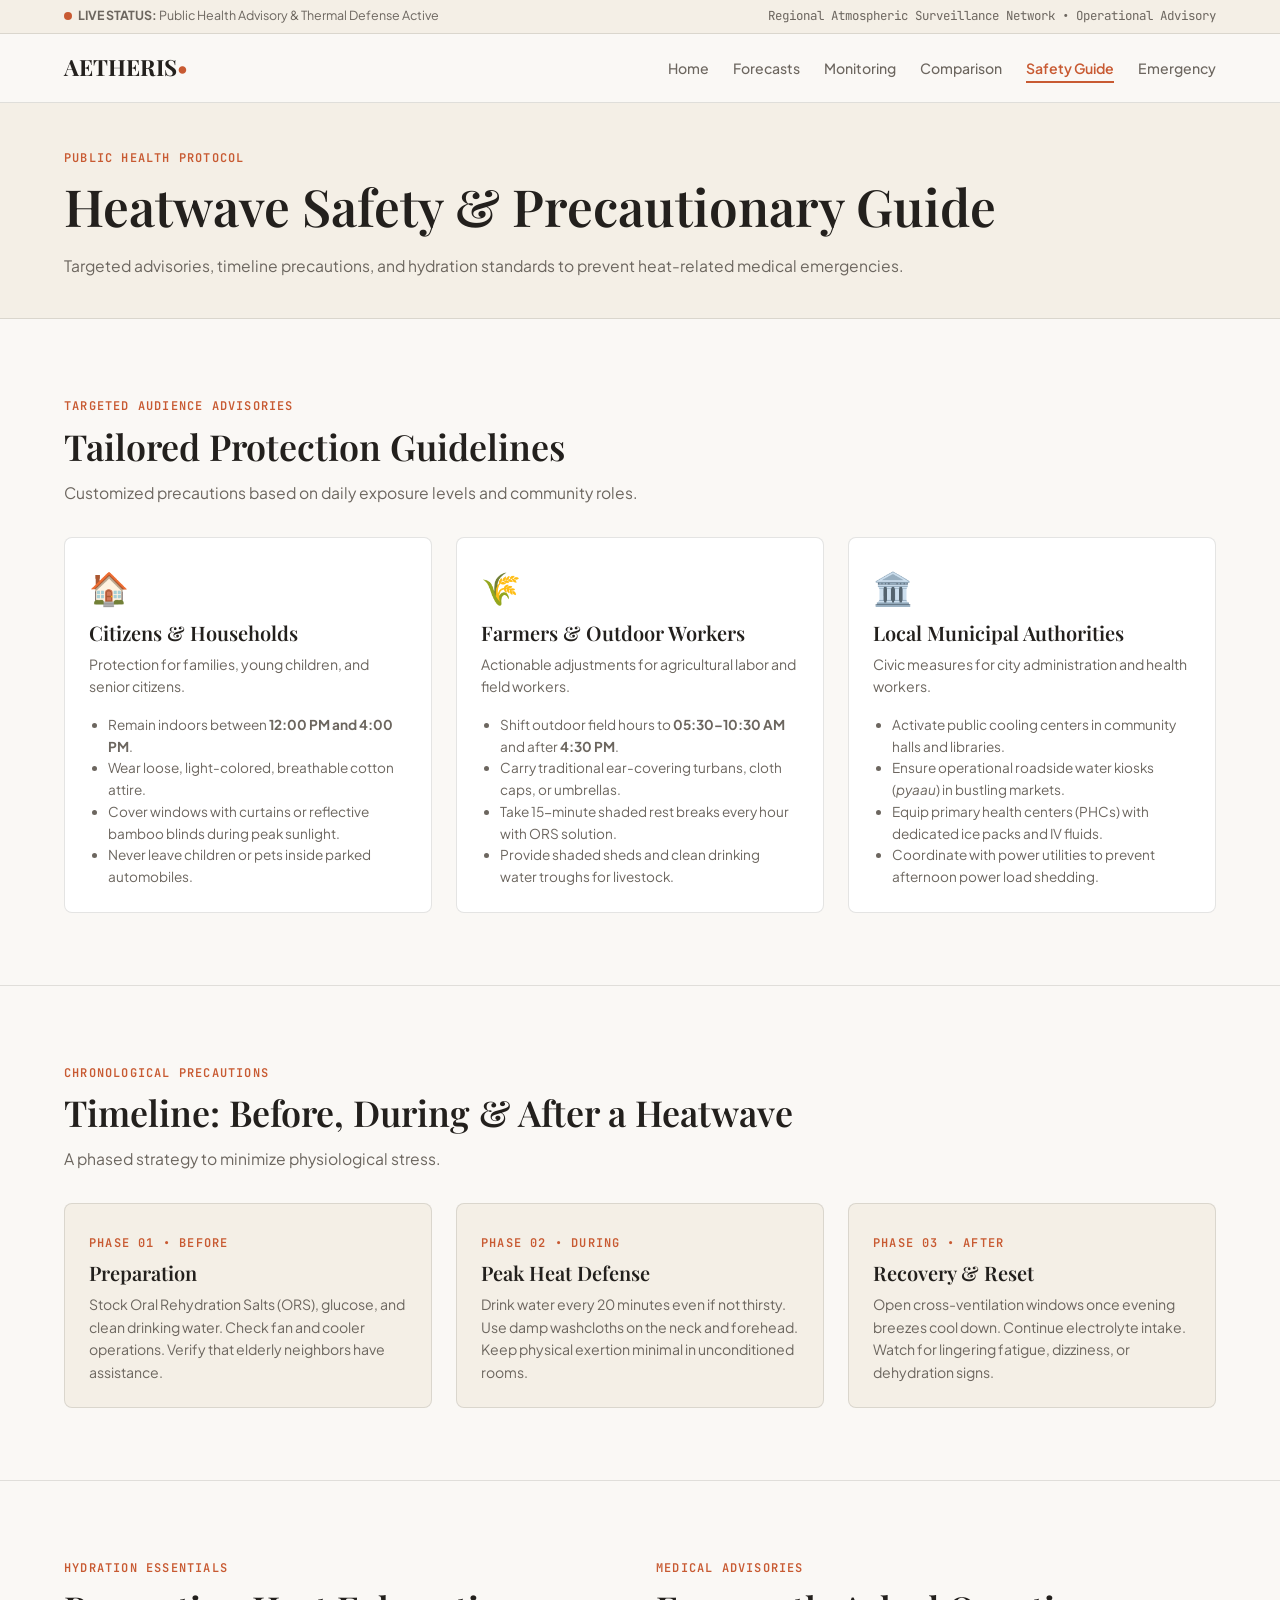
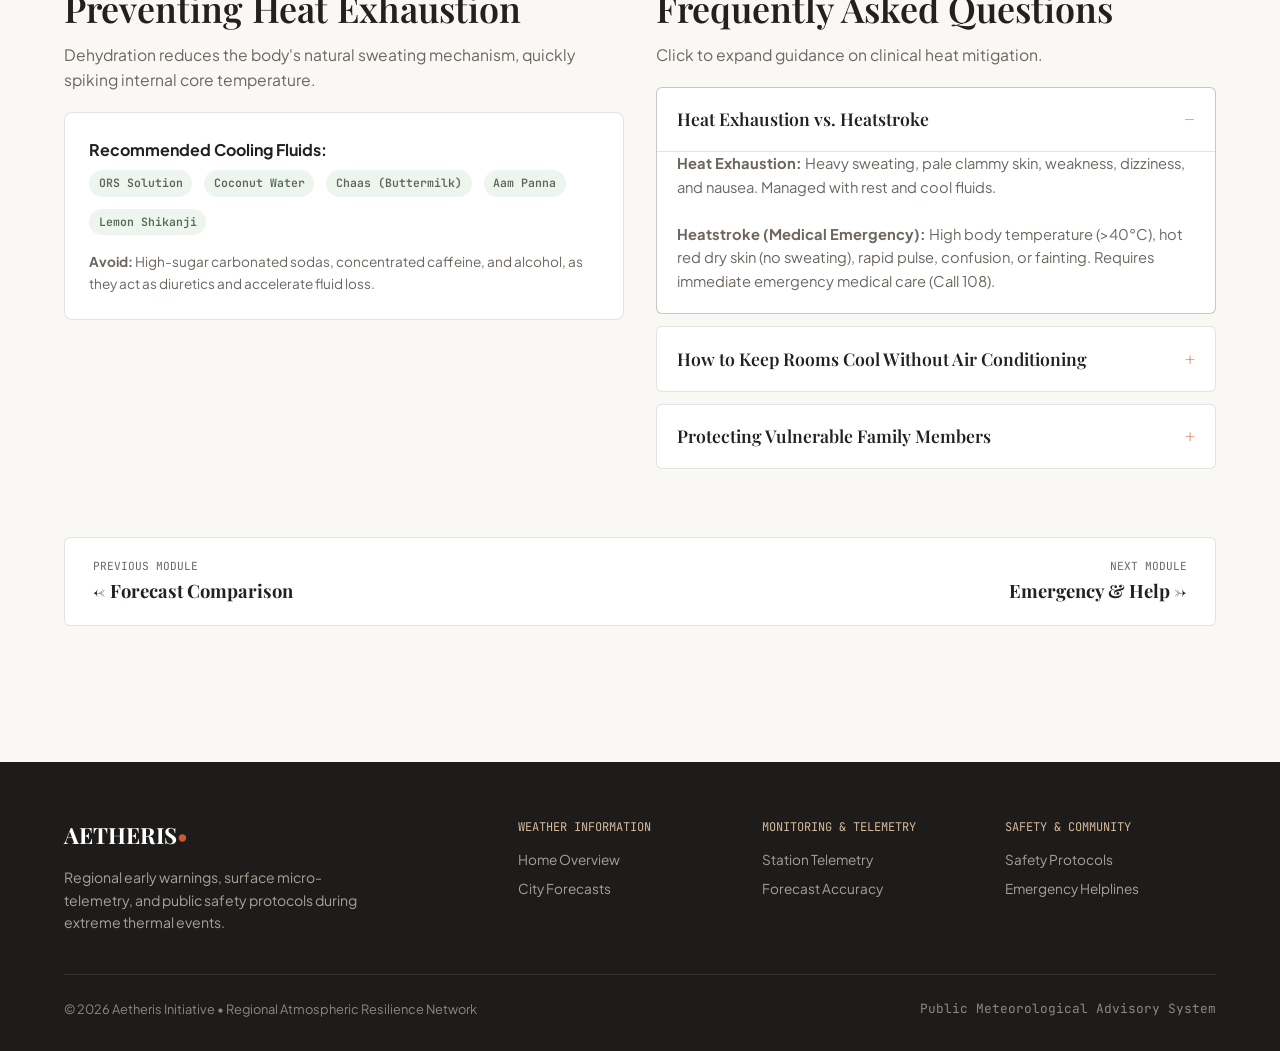
<file: safety.html>
﻿<!DOCTYPE html>
<html lang="en">
<head>
  <meta charset="UTF-8">
  <meta name="viewport" content="width=device-width, initial-scale=1.0">
  <title>Aetheris | Heatwave Safety & Public Protocols</title>
  <link rel="stylesheet" href="css/style.css">
  <link rel="preconnect" href="https://fonts.googleapis.com">
  <link rel="preconnect" href="https://fonts.gstatic.com" crossorigin>
  <link href="https://fonts.googleapis.com/css2?family=JetBrains+Mono:wght@400;600&family=Playfair+Display:ital,wght@0,500;0,600;0,700;1,400&family=Plus+Jakarta+Sans:wght@400;500;600;700&display=swap" rel="stylesheet">
</head>
<body>

  <!-- Top System Notice Bar -->
  <div class="top-notice">
    <div class="container notice-flex">
      <div><span class="pulse-dot"></span><strong>LIVE STATUS:</strong> Public Health Advisory & Thermal Defense Active</div>
      <div style="font-family: var(--font-mono);">Regional Atmospheric Surveillance Network • Operational Advisory</div>
    </div>
  </div>

  <!-- Shared Global Navigation -->
  <header class="navbar">
    <div class="container nav-flex">
      <a href="index.html" class="brand">AETHERIS<span>•</span></a>
      <button class="menu-btn" onclick="toggleMenu()" aria-label="Toggle Navigation">☰ Menu</button>
      <ul class="nav-menu" id="navMenu">
        <li><a href="index.html">Home</a></li>
        <li><a href="forecasts.html">Forecasts</a></li>
        <li><a href="monitoring.html">Monitoring</a></li>
        <li><a href="comparison.html">Comparison</a></li>
        <li><a href="safety.html" class="active">Safety Guide</a></li>
        <li><a href="emergency.html">Emergency</a></li>
      </ul>
    </div>
  </header>

  <!-- Page Header -->
  <section class="py-3" style="border-bottom: 1px solid var(--border); background: var(--surface-alt);">
    <div class="container">
      <span class="mono-tag">PUBLIC HEALTH PROTOCOL</span>
      <h1>Heatwave Safety & Precautionary Guide</h1>
      <p>Targeted advisories, timeline precautions, and hydration standards to prevent heat-related medical emergencies.</p>
    </div>
  </section>

  <!-- 1. Dedicated Audience Sections (Citizens, Farmers, Local Authorities) -->
  <section class="py-5" style="border-bottom: 1px solid var(--border);">
    <div class="container">
      <span class="mono-tag">TARGETED AUDIENCE ADVISORIES</span>
      <h2>Tailored Protection Guidelines</h2>
      <p style="margin-bottom: 2rem;">Customized precautions based on daily exposure levels and community roles.</p>

      <div class="grid-3">
        <!-- Audience 1: Citizens -->
        <div class="card">
          <div style="font-size: 2rem; margin-bottom: 0.5rem;">🏠</div>
          <h3>Citizens & Households</h3>
          <p style="font-size: 0.88rem; margin-bottom: 1rem;">Protection for families, young children, and senior citizens.</p>
          <ul style="padding-left: 1.2rem; font-size: 0.85rem; color: var(--text-muted); line-height: 1.6;">
            <li>Remain indoors between <strong>12:00 PM and 4:00 PM</strong>.</li>
            <li>Wear loose, light-colored, breathable cotton attire.</li>
            <li>Cover windows with curtains or reflective bamboo blinds during peak sunlight.</li>
            <li>Never leave children or pets inside parked automobiles.</li>
          </ul>
        </div>

        <!-- Audience 2: Farmers -->
        <div class="card">
          <div style="font-size: 2rem; margin-bottom: 0.5rem;">🌾</div>
          <h3>Farmers & Outdoor Workers</h3>
          <p style="font-size: 0.88rem; margin-bottom: 1rem;">Actionable adjustments for agricultural labor and field workers.</p>
          <ul style="padding-left: 1.2rem; font-size: 0.85rem; color: var(--text-muted); line-height: 1.6;">
            <li>Shift outdoor field hours to <strong>05:30–10:30 AM</strong> and after <strong>4:30 PM</strong>.</li>
            <li>Carry traditional ear-covering turbans, cloth caps, or umbrellas.</li>
            <li>Take 15-minute shaded rest breaks every hour with ORS solution.</li>
            <li>Provide shaded sheds and clean drinking water troughs for livestock.</li>
          </ul>
        </div>

        <!-- Audience 3: Authorities -->
        <div class="card">
          <div style="font-size: 2rem; margin-bottom: 0.5rem;">🏛️</div>
          <h3>Local Municipal Authorities</h3>
          <p style="font-size: 0.88rem; margin-bottom: 1rem;">Civic measures for city administration and health workers.</p>
          <ul style="padding-left: 1.2rem; font-size: 0.85rem; color: var(--text-muted); line-height: 1.6;">
            <li>Activate public cooling centers in community halls and libraries.</li>
            <li>Ensure operational roadside water kiosks (<em>pyaau</em>) in bustling markets.</li>
            <li>Equip primary health centers (PHCs) with dedicated ice packs and IV fluids.</li>
            <li>Coordinate with power utilities to prevent afternoon power load shedding.</li>
          </ul>
        </div>
      </div>
    </div>
  </section>

  <!-- 2. Precautions Timeline (Before, During, After) -->
  <section class="py-5" style="border-bottom: 1px solid var(--border);">
    <div class="container">
      <span class="mono-tag">CHRONOLOGICAL PRECAUTIONS</span>
      <h2>Timeline: Before, During & After a Heatwave</h2>
      <p style="margin-bottom: 2rem;">A phased strategy to minimize physiological stress.</p>

      <div class="grid-3">
        <div class="card card-highlight">
          <span class="mono-tag">PHASE 01 • BEFORE</span>
          <h3>Preparation</h3>
          <p style="font-size: 0.88rem; margin-top: 0.5rem;">
            Stock Oral Rehydration Salts (ORS), glucose, and clean drinking water. Check fan and cooler operations. Verify that elderly neighbors have assistance.
          </p>
        </div>

        <div class="card card-highlight">
          <span class="mono-tag">PHASE 02 • DURING</span>
          <h3>Peak Heat Defense</h3>
          <p style="font-size: 0.88rem; margin-top: 0.5rem;">
            Drink water every 20 minutes even if not thirsty. Use damp washcloths on the neck and forehead. Keep physical exertion minimal in unconditioned rooms.
          </p>
        </div>

        <div class="card card-highlight">
          <span class="mono-tag">PHASE 03 • AFTER</span>
          <h3>Recovery & Reset</h3>
          <p style="font-size: 0.88rem; margin-top: 0.5rem;">
            Open cross-ventilation windows once evening breezes cool down. Continue electrolyte intake. Watch for lingering fatigue, dizziness, or dehydration signs.
          </p>
        </div>
      </div>
    </div>
  </section>

  <!-- 3. Hydration & Heat Illness Prevention (with Expandable HTML details) -->
  <section class="py-5">
    <div class="container">
      <div class="grid-2">
        <!-- Hydration Guide -->
        <div>
          <span class="mono-tag">HYDRATION ESSENTIALS</span>
          <h2>Preventing Heat Exhaustion</h2>
          <p style="margin-bottom: 1.25rem;">
            Dehydration reduces the body's natural sweating mechanism, quickly spiking internal core temperature.
          </p>

          <div class="card">
            <h4 style="margin-bottom: 0.5rem;">Recommended Cooling Fluids:</h4>
            <div style="display: flex; gap: 0.75rem; flex-wrap: wrap; margin-bottom: 1rem;">
              <span class="badge badge-green">ORS Solution</span>
              <span class="badge badge-green">Coconut Water</span>
              <span class="badge badge-green">Chaas (Buttermilk)</span>
              <span class="badge badge-green">Aam Panna</span>
              <span class="badge badge-green">Lemon Shikanji</span>
            </div>
            <p style="font-size: 0.85rem; color: var(--text-muted);">
              <strong>Avoid:</strong> High-sugar carbonated sodas, concentrated caffeine, and alcohol, as they act as diuretics and accelerate fluid loss.
            </p>
          </div>
        </div>

        <!-- Expandable Information Sections (HTML details/summary) -->
        <div>
          <span class="mono-tag">MEDICAL ADVISORIES</span>
          <h2>Frequently Asked Questions</h2>
          <p style="margin-bottom: 1.25rem;">Click to expand guidance on clinical heat mitigation.</p>

          <details open>
            <summary>Heat Exhaustion vs. Heatstroke</summary>
            <div class="details-content">
              <strong>Heat Exhaustion:</strong> Heavy sweating, pale clammy skin, weakness, dizziness, and nausea. Managed with rest and cool fluids.<br><br>
              <strong>Heatstroke (Medical Emergency):</strong> High body temperature (>40°C), hot red dry skin (no sweating), rapid pulse, confusion, or fainting. Requires immediate emergency medical care (Call 108).
            </div>
          </details>

          <details>
            <summary>How to Keep Rooms Cool Without Air Conditioning</summary>
            <div class="details-content">
              Hang damp white sheets or vetiver (<em>khus</em>) mats over sunny windows. Use ceiling fans together with cross-ventilation during late nights. Place bowls of ice water in front of table fans for natural evaporative air currents.
            </div>
          </details>

          <details>
            <summary>Protecting Vulnerable Family Members</summary>
            <div class="details-content">
              Infants and seniors over 65 years have slower thermoregulation responses. Monitor room temperatures closely, ensure hourly hydration checks, and sponge their limbs with lukewarm water if room fans are insufficient.
            </div>
          </details>
        </div>
      </div>

      <!-- Navigation Step Bar -->
      <div class="journey-bar">
        <a href="comparison.html" class="journey-link">
          <span>Previous Module</span>
          <strong>← Forecast Comparison</strong>
        </a>
        <a href="emergency.html" class="journey-link" style="text-align: right;">
          <span>Next Module</span>
          <strong>Emergency & Help →</strong>
        </a>
      </div>
    </div>
  </section>

  <!-- Global Shared Footer -->
  <footer>
    <div class="container">
      <div class="footer-grid">
        <div>
          <div class="brand" style="color: #FFF; margin-bottom: 0.75rem;">AETHERIS<span>•</span></div>
          <p style="color: #A8A199; font-size: 0.88rem; max-width: 32ch;">
            Regional early warnings, surface micro-telemetry, and public safety protocols during extreme thermal events.
          </p>
        </div>
        <div>
          <div class="footer-title">Weather Information</div>
          <ul class="footer-links">
            <li><a href="index.html">Home Overview</a></li>
            <li><a href="forecasts.html">City Forecasts</a></li>
          </ul>
        </div>
        <div>
          <div class="footer-title">Monitoring & Telemetry</div>
          <ul class="footer-links">
            <li><a href="monitoring.html">Station Telemetry</a></li>
            <li><a href="comparison.html">Forecast Accuracy</a></li>
          </ul>
        </div>
        <div>
          <div class="footer-title">Safety & Community</div>
          <ul class="footer-links">
            <li><a href="safety.html">Safety Protocols</a></li>
            <li><a href="emergency.html">Emergency Helplines</a></li>
          </ul>
        </div>
      </div>
      <div class="footer-sub">
        <div>© 2026 Aetheris Initiative • Regional Atmospheric Resilience Network</div>
        <div style="font-family: var(--font-mono);">Public Meteorological Advisory System</div>
      </div>
    </div>
  </footer>

  <script src="js/script.js"></script>
</body>
</html>
</file>
<file: css/style.css>
﻿/* ==========================================================================
   HEATWAVE EARLY WARNING SYSTEM — COMPACT EDITORIAL STYLESHEET
   Developed for College Frontend Evaluation (HTML5 + CSS3 + Vanilla JS)
   Design: Warm off-white, Sand, Muted Orange/Terracotta, Olive & Charcoal.
   ========================================================================== */

/* 1. ROOT VARIABLES (Color Palette & Fonts) */
:root {
  --bg: #FAF8F5;               /* Off-white canvas */
  --surface: #FFFFFF;          /* Pure card surface */
  --surface-alt: #F4EFE6;      /* Warm beige surface */
  --text: #23201D;             /* Charcoal text */
  --text-muted: #6C665F;       /* Warm grey text */
  --border: rgba(35, 32, 29, 0.12);
  --border-dark: rgba(35, 32, 29, 0.25);
  
  /* Alert / Heat Palette */
  --terracotta: #C85A32;       /* Orange / Severe Warning */
  --sand: #D5B99A;             /* Warm accent */
  --olive: #556B54;            /* Green / Normal Alert */
  --amber: #D6942D;            /* Yellow / Watch */
  --red: #A82C26;              /* Red / Emergency */
  --charcoal: #1E1C1A;         /* Deep contrast */

  /* Fonts */
  --font-serif: 'Playfair Display', Georgia, serif;
  --font-sans: 'Plus Jakarta Sans', system-ui, -apple-system, sans-serif;
  --font-mono: 'JetBrains Mono', Consolas, monospace;
}

/* 2. BASE RESET */
*, *::before, *::after { box-sizing: border-box; margin: 0; padding: 0; }
body {
  background: var(--bg);
  color: var(--text);
  font-family: var(--font-sans);
  line-height: 1.6;
  font-size: 16px;
}
img { max-width: 100%; height: auto; display: block; border-radius: 6px; }
a { color: inherit; text-decoration: none; transition: 0.2s ease; }

/* 3. TYPOGRAPHY */
h1, h2, h3 { font-family: var(--font-serif); font-weight: 600; line-height: 1.2; }
h1 { font-size: clamp(2.2rem, 4vw, 3.5rem); margin-bottom: 1rem; }
h2 { font-size: clamp(1.6rem, 2.8vw, 2.3rem); margin-bottom: 0.75rem; }
h3 { font-size: 1.25rem; margin-bottom: 0.5rem; }
p { color: var(--text-muted); font-size: 0.98rem; }
.mono-tag {
  font-family: var(--font-mono);
  font-size: 0.75rem;
  letter-spacing: 0.1em;
  text-transform: uppercase;
  color: var(--terracotta);
  font-weight: 600;
  display: inline-block;
  margin-bottom: 0.5rem;
}

/* 4. LAYOUT & GRIDS */
.container { width: 90%; max-width: 1180px; margin: 0 auto; }
.py-5 { padding: 4.5rem 0; }
.py-3 { padding: 2.5rem 0; }
.grid-2 { display: grid; grid-template-columns: repeat(2, 1fr); gap: 2rem; }
.grid-3 { display: grid; grid-template-columns: repeat(3, 1fr); gap: 1.5rem; }
.grid-4 { display: grid; grid-template-columns: repeat(4, 1fr); gap: 1.25rem; }

/* 5. TOP NOTICE & NAVBAR */
.top-notice {
  background: var(--surface-alt);
  border-bottom: 1px solid var(--border);
  padding: 0.4rem 0;
  font-size: 0.78rem;
  color: var(--text-muted);
}
.notice-flex { display: flex; justify-content: space-between; align-items: center; flex-wrap: wrap; }
.pulse-dot {
  display: inline-block; width: 8px; height: 8px; border-radius: 50%;
  background: var(--terracotta); margin-right: 6px;
  animation: pulse 1.8s infinite;
}
@keyframes pulse { 0%, 100% { opacity: 1; } 50% { opacity: 0.3; } }

.navbar {
  position: sticky; top: 0; z-index: 99;
  background: rgba(250, 248, 245, 0.95);
  backdrop-filter: blur(8px);
  border-bottom: 1px solid var(--border);
}
.nav-flex { display: flex; justify-content: space-between; align-items: center; padding: 1rem 0; }
.brand { font-family: var(--font-serif); font-size: 1.4rem; font-weight: 700; }
.brand span { color: var(--terracotta); }
.nav-menu { display: flex; list-style: none; gap: 1.5rem; }
.nav-menu a { font-size: 0.88rem; font-weight: 500; color: var(--text-muted); padding: 0.25rem 0; }
.nav-menu a:hover, .nav-menu a.active { color: var(--terracotta); font-weight: 600; border-bottom: 2px solid var(--terracotta); }
.menu-btn { display: none; background: none; border: 1px solid var(--border); padding: 0.4rem 0.7rem; border-radius: 4px; cursor: pointer; }

/* 6. BUTTONS & BADGES */
.btn {
  display: inline-flex; align-items: center; justify-content: center; gap: 0.5rem;
  padding: 0.65rem 1.4rem; border-radius: 4px; font-size: 0.88rem; font-weight: 600;
  cursor: pointer; border: 1px solid transparent; transition: 0.2s;
}
.btn-dark { background: var(--charcoal); color: #FFF; }
.btn-dark:hover { background: var(--terracotta); }
.btn-outline { background: transparent; border-color: var(--border-dark); color: var(--text); }
.btn-outline:hover { background: var(--surface-alt); }
.btn-accent { background: var(--terracotta); color: #FFF; }
.btn-accent:hover { background: #b04924; }

.badge {
  display: inline-flex; align-items: center; padding: 0.25rem 0.6rem;
  border-radius: 20px; font-size: 0.72rem; font-family: var(--font-mono); font-weight: 600;
}
.badge-green { background: #EEF4EE; color: var(--olive); }
.badge-yellow { background: #FEF8EC; color: #9A660B; }
.badge-orange { background: #FCEEE8; color: var(--terracotta); }
.badge-red { background: #FCEEEC; color: var(--red); }

/* 7. CARDS & HERO */
.card {
  background: var(--surface); border: 1px solid var(--border);
  border-radius: 8px; padding: 1.5rem; transition: 0.2s;
}
.card:hover { border-color: var(--border-dark); transform: translateY(-2px); }
.card-highlight { background: var(--surface-alt); }

.hero { padding: 4rem 0 3rem 0; border-bottom: 1px solid var(--border); }
.hero-img-wrap { position: relative; border-radius: 8px; overflow: hidden; border: 1px solid var(--border); }
.hero-img { width: 100%; height: 380px; object-fit: cover; }
.hero-stat-card {
  position: absolute; bottom: 1.5rem; left: 1.5rem;
  background: rgba(255, 255, 255, 0.92); backdrop-filter: blur(6px);
  padding: 1rem 1.25rem; border-radius: 6px; border: 1px solid var(--border);
}

/* 8. PURE CSS BARS (7-DAY FORECAST & ACCURACY) */
.css-bar-list { display: flex; flex-direction: column; gap: 0.9rem; margin-top: 1rem; }
.bar-row { display: grid; grid-template-columns: 80px 1fr 55px; align-items: center; gap: 0.75rem; }
.bar-day { font-size: 0.85rem; font-weight: 600; }
.bar-track { background: var(--surface-alt); height: 18px; border-radius: 4px; overflow: hidden; border: 1px solid var(--border); }
.bar-fill { height: 100%; border-radius: 4px; }
.fill-green { background: var(--olive); }
.fill-yellow { background: var(--amber); }
.fill-orange { background: var(--terracotta); }
.fill-red { background: var(--red); }
.bar-val { font-family: var(--font-mono); font-size: 0.85rem; font-weight: 600; text-align: right; }

/* Dual Bars for Model Comparison */
.dual-bar-wrap { display: flex; flex-direction: column; gap: 0.35rem; }
.dual-bar-line { display: grid; grid-template-columns: 75px 1fr 50px; align-items: center; gap: 0.5rem; font-size: 0.78rem; }
.track-pred { background: var(--surface-alt); height: 12px; border-radius: 2px; }
.fill-pred { background: var(--terracotta); height: 100%; }
.fill-obs { background: var(--charcoal); height: 100%; }

/* 9. DATA TABLES */
.table-wrap { overflow-x: auto; background: var(--surface); border: 1px solid var(--border); border-radius: 6px; }
table { width: 100%; border-collapse: collapse; text-align: left; font-size: 0.88rem; }
th { background: var(--surface-alt); padding: 0.85rem 1rem; font-family: var(--font-mono); font-size: 0.75rem; color: var(--text-muted); border-bottom: 1px solid var(--border); }
td { padding: 0.85rem 1rem; border-bottom: 1px solid var(--border); }
tr:last-child td { border-bottom: none; }

/* 10. EXPANDABLE SECTIONS (CSS / HTML details) */
details { background: var(--surface); border: 1px solid var(--border); border-radius: 6px; margin-bottom: 0.75rem; }
details[open] { border-color: var(--border-dark); }
summary { padding: 1.1rem 1.25rem; font-family: var(--font-serif); font-size: 1.1rem; font-weight: 600; cursor: pointer; list-style: none; display: flex; justify-content: space-between; }
summary::-webkit-details-marker { display: none; }
summary::after { content: '+'; color: var(--terracotta); font-weight: bold; }
details[open] summary::after { content: '−'; }
.details-content { padding: 0 1.25rem 1.25rem; border-top: 1px solid var(--border); color: var(--text-muted); font-size: 0.92rem; }

/* 11. FORMS & INPUTS */
.form-box { background: var(--surface); border: 1px solid var(--border); border-radius: 8px; padding: 2rem; }
.form-group { margin-bottom: 1rem; }
label { display: block; font-size: 0.82rem; font-weight: 600; margin-bottom: 0.35rem; }
input, select, textarea {
  width: 100%; padding: 0.65rem 0.85rem; border: 1px solid var(--border-dark);
  border-radius: 4px; font-size: 0.9rem; background: var(--surface); color: var(--text);
}
input:focus, select:focus, textarea:focus { outline: none; border-color: var(--terracotta); }

/* 12. JOURNEY BAR & FOOTER */
.journey-bar {
  background: var(--surface); border: 1px solid var(--border); border-radius: 6px;
  padding: 1.25rem 1.75rem; display: flex; justify-content: space-between; align-items: center;
  margin-top: 3.5rem; flex-wrap: wrap; gap: 1rem;
}
.journey-link span { display: block; font-size: 0.7rem; font-family: var(--font-mono); color: var(--text-muted); text-transform: uppercase; }
.journey-link strong { font-family: var(--font-serif); font-size: 1.15rem; color: var(--text); }
.journey-link:hover strong { color: var(--terracotta); }

footer { background: var(--charcoal); color: #FAF8F5; padding: 3.5rem 0 2rem; margin-top: 4rem; }
.footer-grid { display: grid; grid-template-columns: 2fr 1fr 1fr 1fr; gap: 2rem; margin-bottom: 2.5rem; }
.footer-title { font-family: var(--font-mono); font-size: 0.75rem; color: var(--sand); text-transform: uppercase; margin-bottom: 0.75rem; }
.footer-links { list-style: none; display: flex; flex-direction: column; gap: 0.4rem; font-size: 0.85rem; color: #A8A199; }
.footer-links a:hover { color: #FFF; }
.footer-sub { border-top: 1px solid rgba(255,255,255,0.1); padding-top: 1.5rem; font-size: 0.8rem; color: #888; display: flex; justify-content: space-between; flex-wrap: wrap; gap: 1rem; }

/* 13. RESPONSIVE BREAKPOINTS */
@media (max-width: 900px) {
  .grid-4 { grid-template-columns: repeat(2, 1fr); }
  .grid-3 { grid-template-columns: 1fr; }
  .footer-grid { grid-template-columns: 1fr 1fr; }
}
@media (max-width: 700px) {
  .grid-2, .grid-4 { grid-template-columns: 1fr; }
  .menu-btn { display: block; }
  .nav-menu {
    position: fixed; top: 60px; left: 0; width: 100%;
    background: var(--bg); border-bottom: 1px solid var(--border);
    flex-direction: column; padding: 1.5rem; display: none;
  }
  .nav-menu.open { display: flex; }
  .hero-img { height: 260px; }
  .footer-grid { grid-template-columns: 1fr; }
}
</file>
